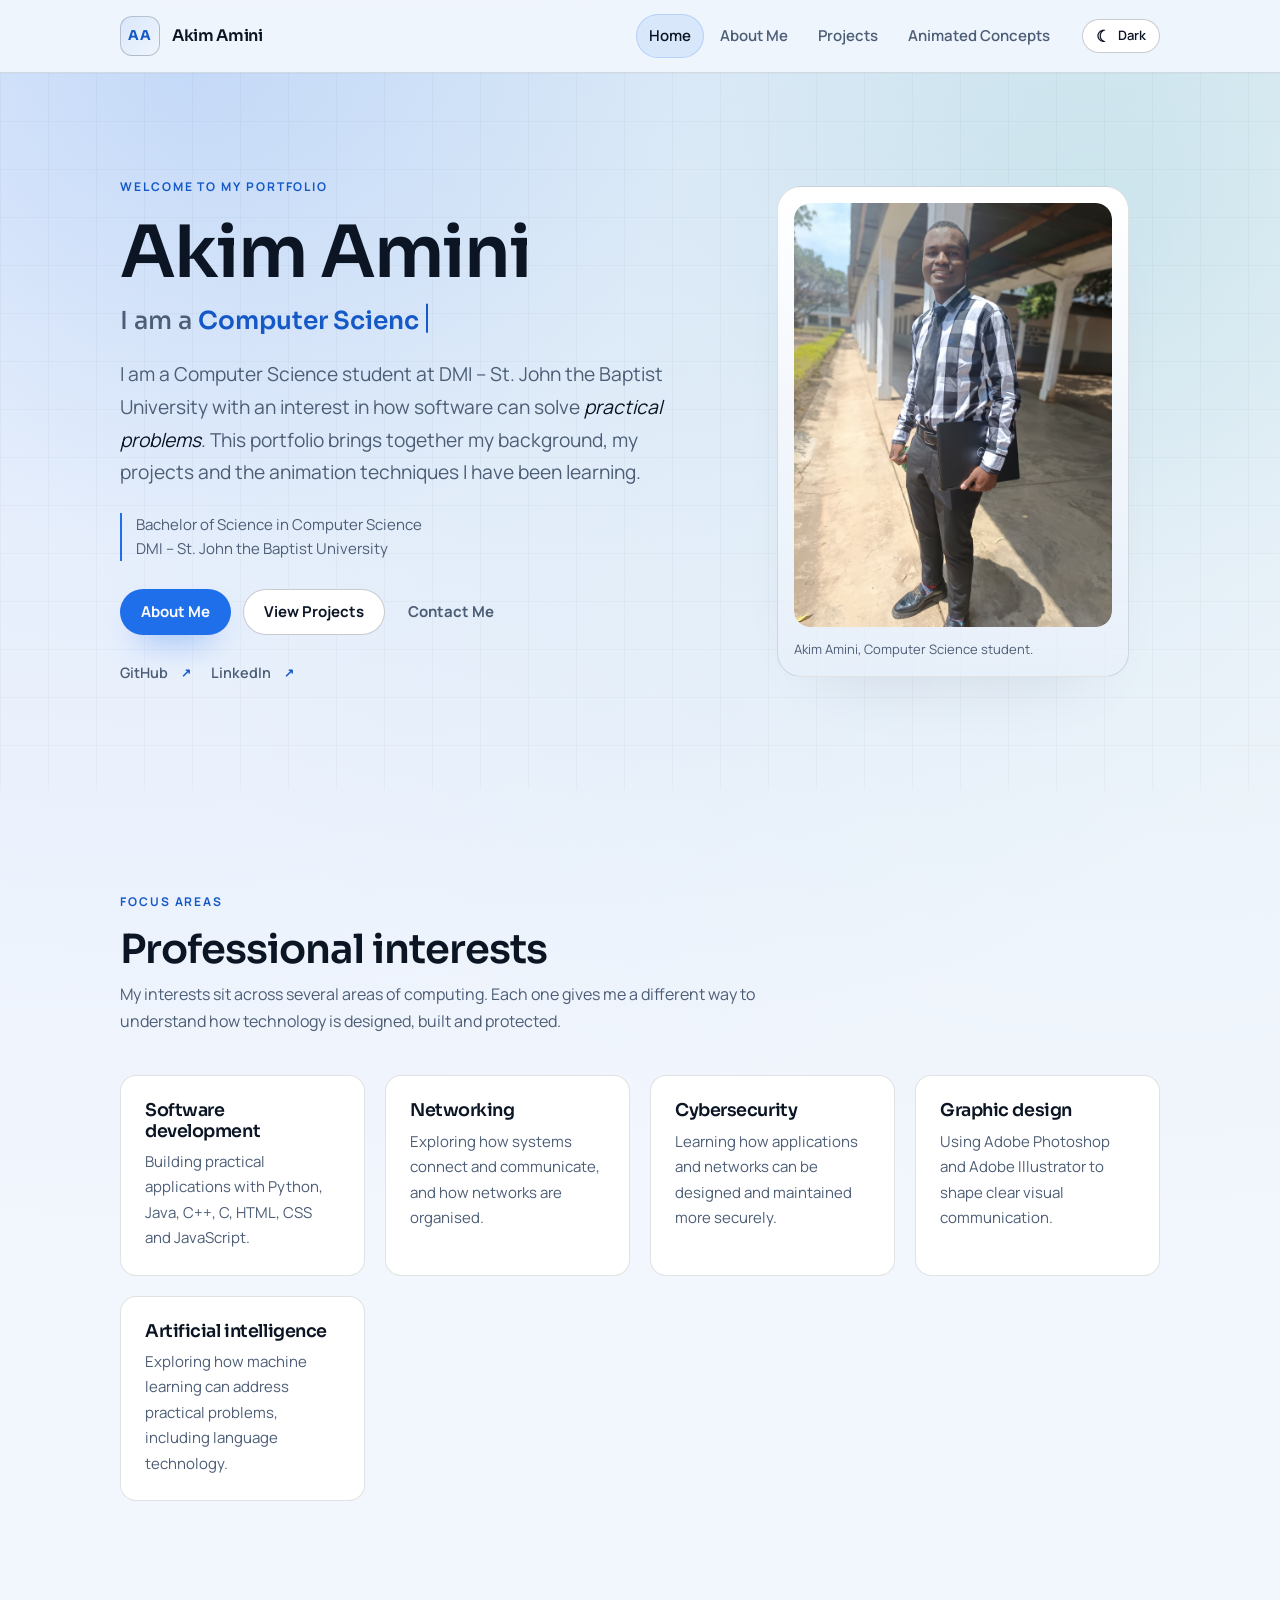
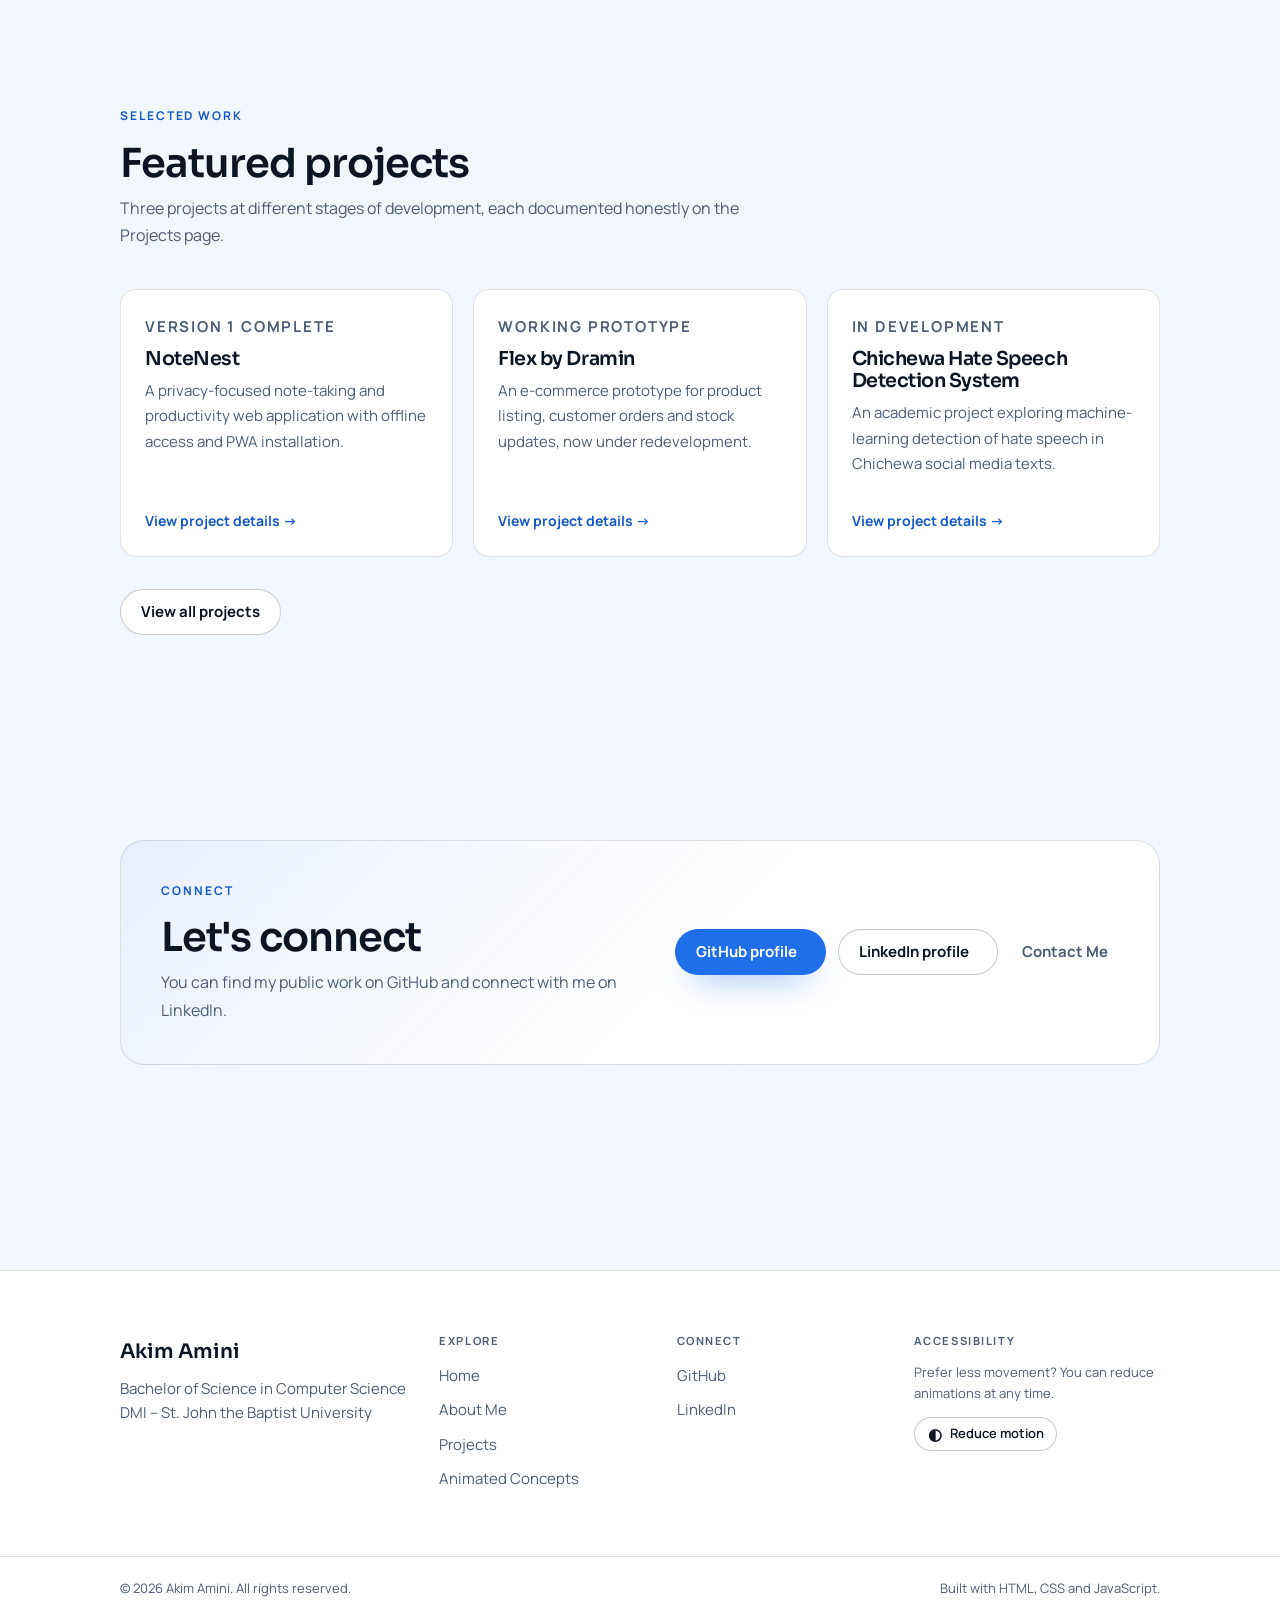
<file: index.html>
<!DOCTYPE html>
<html lang="en">
<head>
  <meta charset="UTF-8">
  <meta name="viewport" content="width=device-width, initial-scale=1.0">
  <meta name="description" content="The personal portfolio of Akim Amini, a Bachelor of Science in Computer Science student at DMI – St. John the Baptist University.">
  <meta name="author" content="Akim Amini">
  <meta name="theme-color" content="#060A14">
  <title>Akim Amini | Computer Science Portfolio</title>

  <script>
    /* Runs before the page paints so the saved theme and motion choice apply immediately. */
    (function () {
      var root = document.documentElement;
      root.classList.add("js");

      try {
        var theme = window.localStorage.getItem("portfolio-theme");
        if (theme !== "light" && theme !== "dark") {
          theme = window.matchMedia("(prefers-color-scheme: light)").matches ? "light" : "dark";
        }
        root.setAttribute("data-theme", theme);

        var motion = window.localStorage.getItem("portfolio-motion");
        if (motion === "reduced") {
          root.classList.add("reduce-motion");
        } else if (motion === "full") {
          root.classList.add("motion-full");
        }
      } catch (error) {
        root.setAttribute("data-theme", "dark");
      }
    })();
  </script>

  <link rel="preconnect" href="https://fonts.googleapis.com">
  <link rel="preconnect" href="https://fonts.gstatic.com" crossorigin>
  <link href="https://fonts.googleapis.com/css2?family=Manrope:wght@400;500;600;700&family=Sora:wght@500;600;700&display=swap" rel="stylesheet">
  <link rel="stylesheet" href="css/styles.css">
  <link rel="stylesheet" href="css/animations.css">
  <script src="js/main.js" defer></script>

  <noscript>
    <style>
      @media (max-width: 820px) {
        .header-inner { flex-wrap: wrap; }
        .nav-toggle { display: none; }
        .primary-nav { display: block; position: static; flex-basis: 100%; margin: 0; padding: 0; background: transparent; border: 0; box-shadow: none; }
        .nav-list { flex-direction: row; flex-wrap: wrap; }
      }
      .header-tool, .motion-toggle, .back-to-top { display: none; }
    </style>
  </noscript>
</head>
<body>
  <a class="skip-link" href="#main">Skip to main content</a>

  <header class="site-header">
    <div class="container header-inner">
      <a class="brand" href="index.html" aria-label="Akim Amini — home">
        <span class="brand-mark" aria-hidden="true">AA</span>
        <span class="brand-name">Akim Amini</span>
      </a>

      <nav class="primary-nav" id="primary-nav" aria-label="Primary">
        <ul class="nav-list">
          <li><a class="nav-link" href="index.html" aria-current="page">Home</a></li>
          <li><a class="nav-link" href="about.html">About Me</a></li>
          <li><a class="nav-link" href="projects.html">Projects</a></li>
          <li><a class="nav-link" href="animations.html">Animated Concepts</a></li>
        </ul>
      </nav>

      <div class="header-actions">
        <button class="header-tool theme-toggle" type="button" data-theme-toggle aria-label="Switch to light theme">
          <span class="theme-icon theme-icon-sun" aria-hidden="true">☀</span>
          <span class="theme-icon theme-icon-moon" aria-hidden="true">☾</span>
          <span class="theme-label theme-label-light">Light</span>
          <span class="theme-label theme-label-dark">Dark</span>
        </button>

        <button class="nav-toggle" type="button" aria-expanded="false" aria-controls="primary-nav" aria-label="Open menu">
          <span class="nav-toggle-label">Menu</span>
          <span class="nav-toggle-icon" aria-hidden="true"></span>
        </button>
      </div>
    </div>
  </header>

  <main id="main">
    <section class="page-hero home-hero" aria-labelledby="home-title">
      <div class="container home-hero-grid">
        <div class="home-hero-copy">
          <p class="eyebrow">Welcome to my portfolio</p>
          <h1 id="home-title">Akim Amini</h1>

          <p class="typed-line">
            <span class="typed-prefix">I am a</span>
            <span class="typed-text" id="typed-text" aria-hidden="true">Computer Science Student</span>
            <span class="typed-cursor" aria-hidden="true"></span>
          </p>
          <p class="visually-hidden">I am a Computer Science Student, an Aspiring Software Developer and a Technology Enthusiast.</p>

          <p class="lead">
            I am a Computer Science student at DMI – St. John the Baptist University with an
            interest in how software can solve <em>practical problems</em>. This portfolio brings
            together my background, my projects and the animation techniques I have been learning.
          </p>

          <p class="hero-meta">
            Bachelor of Science in Computer Science<br>
            DMI – St. John the Baptist University
          </p>

          <div class="hero-actions">
            <a class="button button-primary" href="about.html">About Me</a>
            <a class="button button-secondary" href="projects.html">View Projects</a>
            <a class="button button-ghost" href="#contact">Contact Me</a>
          </div>

          <ul class="hero-socials">
            <li>
              <a href="https://github.com/Akim-Amini" target="_blank" rel="noopener noreferrer">
                GitHub<span class="visually-hidden"> (opens in a new tab)</span>
              </a>
            </li>
            <li>
              <a href="https://www.linkedin.com/in/ackim-amini-401151327/" target="_blank" rel="noopener noreferrer">
                LinkedIn<span class="visually-hidden"> (opens in a new tab)</span>
              </a>
            </li>
          </ul>
        </div>

        <div class="home-hero-media">
          <figure class="portrait">
            <a href="about.html" aria-label="Read more about Akim Amini">
              <img
                src="assets/images/profile/profile.jpg"
                alt="Akim Amini holding a laptop in formal attire"
                width="3000"
                height="4000">
            </a>
            <figcaption>Akim Amini, Computer Science student.</figcaption>
          </figure>
        </div>
      </div>
    </section>

    <section class="section" aria-labelledby="interests-title">
      <div class="container">
        <div class="section-heading reveal">
          <p class="eyebrow">Focus areas</p>
          <h2 id="interests-title">Professional interests</h2>
          <p>
            My interests sit across several areas of computing. Each one gives me a different
            way to understand how technology is designed, built and protected.
          </p>
        </div>

        <div class="card-grid">
          <article class="info-card reveal">
            <h3>Software development</h3>
            <p>Building practical applications with Python, Java, C++, C, HTML, CSS and JavaScript.</p>
          </article>

          <article class="info-card reveal">
            <h3>Networking</h3>
            <p>Exploring how systems connect and communicate, and how networks are organised.</p>
          </article>

          <article class="info-card reveal">
            <h3>Cybersecurity</h3>
            <p>Learning how applications and networks can be designed and maintained more securely.</p>
          </article>

          <article class="info-card reveal">
            <h3>Graphic design</h3>
            <p>Using Adobe Photoshop and Adobe Illustrator to shape clear visual communication.</p>
          </article>

          <article class="info-card reveal">
            <h3>Artificial intelligence</h3>
            <p>Exploring how machine learning can address practical problems, including language technology.</p>
          </article>
        </div>
      </div>
    </section>

    <section class="section" aria-labelledby="featured-title">
      <div class="container">
        <div class="section-heading reveal">
          <p class="eyebrow">Selected work</p>
          <h2 id="featured-title">Featured projects</h2>
          <p>Three projects at different stages of development, each documented honestly on the Projects page.</p>
        </div>

        <div class="feature-grid">
          <a class="feature-card reveal" href="projects.html#notenest">
            <p class="feature-status">Version 1 Complete</p>
            <h3>NoteNest</h3>
            <p>A privacy-focused note-taking and productivity web application with offline access and PWA installation.</p>
            <span class="feature-link">View project details →</span>
          </a>

          <a class="feature-card reveal" href="projects.html#flex-by-dramin">
            <p class="feature-status">Working Prototype</p>
            <h3>Flex by Dramin</h3>
            <p>An e-commerce prototype for product listing, customer orders and stock updates, now under redevelopment.</p>
            <span class="feature-link">View project details →</span>
          </a>

          <a class="feature-card reveal" href="projects.html#chichewa">
            <p class="feature-status">In Development</p>
            <h3>Chichewa Hate Speech Detection System</h3>
            <p>An academic project exploring machine-learning detection of hate speech in Chichewa social media texts.</p>
            <span class="feature-link">View project details →</span>
          </a>
        </div>

        <div class="section-actions">
          <a class="button button-secondary" href="projects.html">View all projects</a>
        </div>
      </div>
    </section>

    <section class="section" aria-labelledby="connect-title">
      <div class="container">
        <div class="connect-band reveal">
          <div>
            <p class="eyebrow">Connect</p>
            <h2 id="connect-title">Let's connect</h2>
            <p>You can find my public work on GitHub and connect with me on LinkedIn.</p>
          </div>

          <div class="hero-actions">
            <a class="button button-primary" href="https://github.com/Akim-Amini" target="_blank" rel="noopener noreferrer">
              GitHub profile<span class="visually-hidden"> (opens in a new tab)</span>
            </a>
            <a class="button button-secondary" href="https://www.linkedin.com/in/ackim-amini-401151327/" target="_blank" rel="noopener noreferrer">
              LinkedIn profile<span class="visually-hidden"> (opens in a new tab)</span>
            </a>
            <a class="button button-ghost" href="#contact">Contact Me</a>
          </div>
        </div>
      </div>
    </section>
  </main>

  <footer class="site-footer" id="contact">
    <div class="container footer-grid">
      <div class="footer-identity">
        <p class="footer-name">Akim Amini</p>
        <p class="footer-meta">Bachelor of Science in Computer Science<br>DMI – St. John the Baptist University</p>
      </div>

      <nav class="footer-nav" aria-label="Footer">
        <h2 class="footer-heading">Explore</h2>
        <ul>
          <li><a href="index.html">Home</a></li>
          <li><a href="about.html">About Me</a></li>
          <li><a href="projects.html">Projects</a></li>
          <li><a href="animations.html">Animated Concepts</a></li>
        </ul>
      </nav>

      <div class="footer-connect">
        <h2 class="footer-heading">Connect</h2>
        <ul class="social-list">
          <li><a href="https://github.com/Akim-Amini" target="_blank" rel="noopener noreferrer">GitHub<span class="visually-hidden"> (opens in a new tab)</span></a></li>
          <li><a href="https://www.linkedin.com/in/ackim-amini-401151327/" target="_blank" rel="noopener noreferrer">LinkedIn<span class="visually-hidden"> (opens in a new tab)</span></a></li>
        </ul>
      </div>

      <div class="footer-settings">
        <h2 class="footer-heading">Accessibility</h2>
        <p class="footer-note">Prefer less movement? You can reduce animations at any time.</p>
        <button class="motion-toggle" type="button" data-motion-toggle aria-pressed="false" aria-label="Reduce animations and motion">
          <span class="motion-toggle-icon" aria-hidden="true">◐</span>
          <span class="motion-label motion-label-reduce">Reduce motion</span>
          <span class="motion-label motion-label-full">Enable motion</span>
        </button>
      </div>
    </div>

    <hr class="footer-divider">

    <div class="container footer-bottom">
      <p>&copy; <span id="year">2026</span> Akim Amini. All rights reserved.</p>
      <p>Built with HTML, CSS and JavaScript.</p>
    </div>
  </footer>

  <button class="back-to-top" type="button" aria-label="Back to top">
    <span aria-hidden="true">↑</span>
  </button>
</body>
</html>
</file>
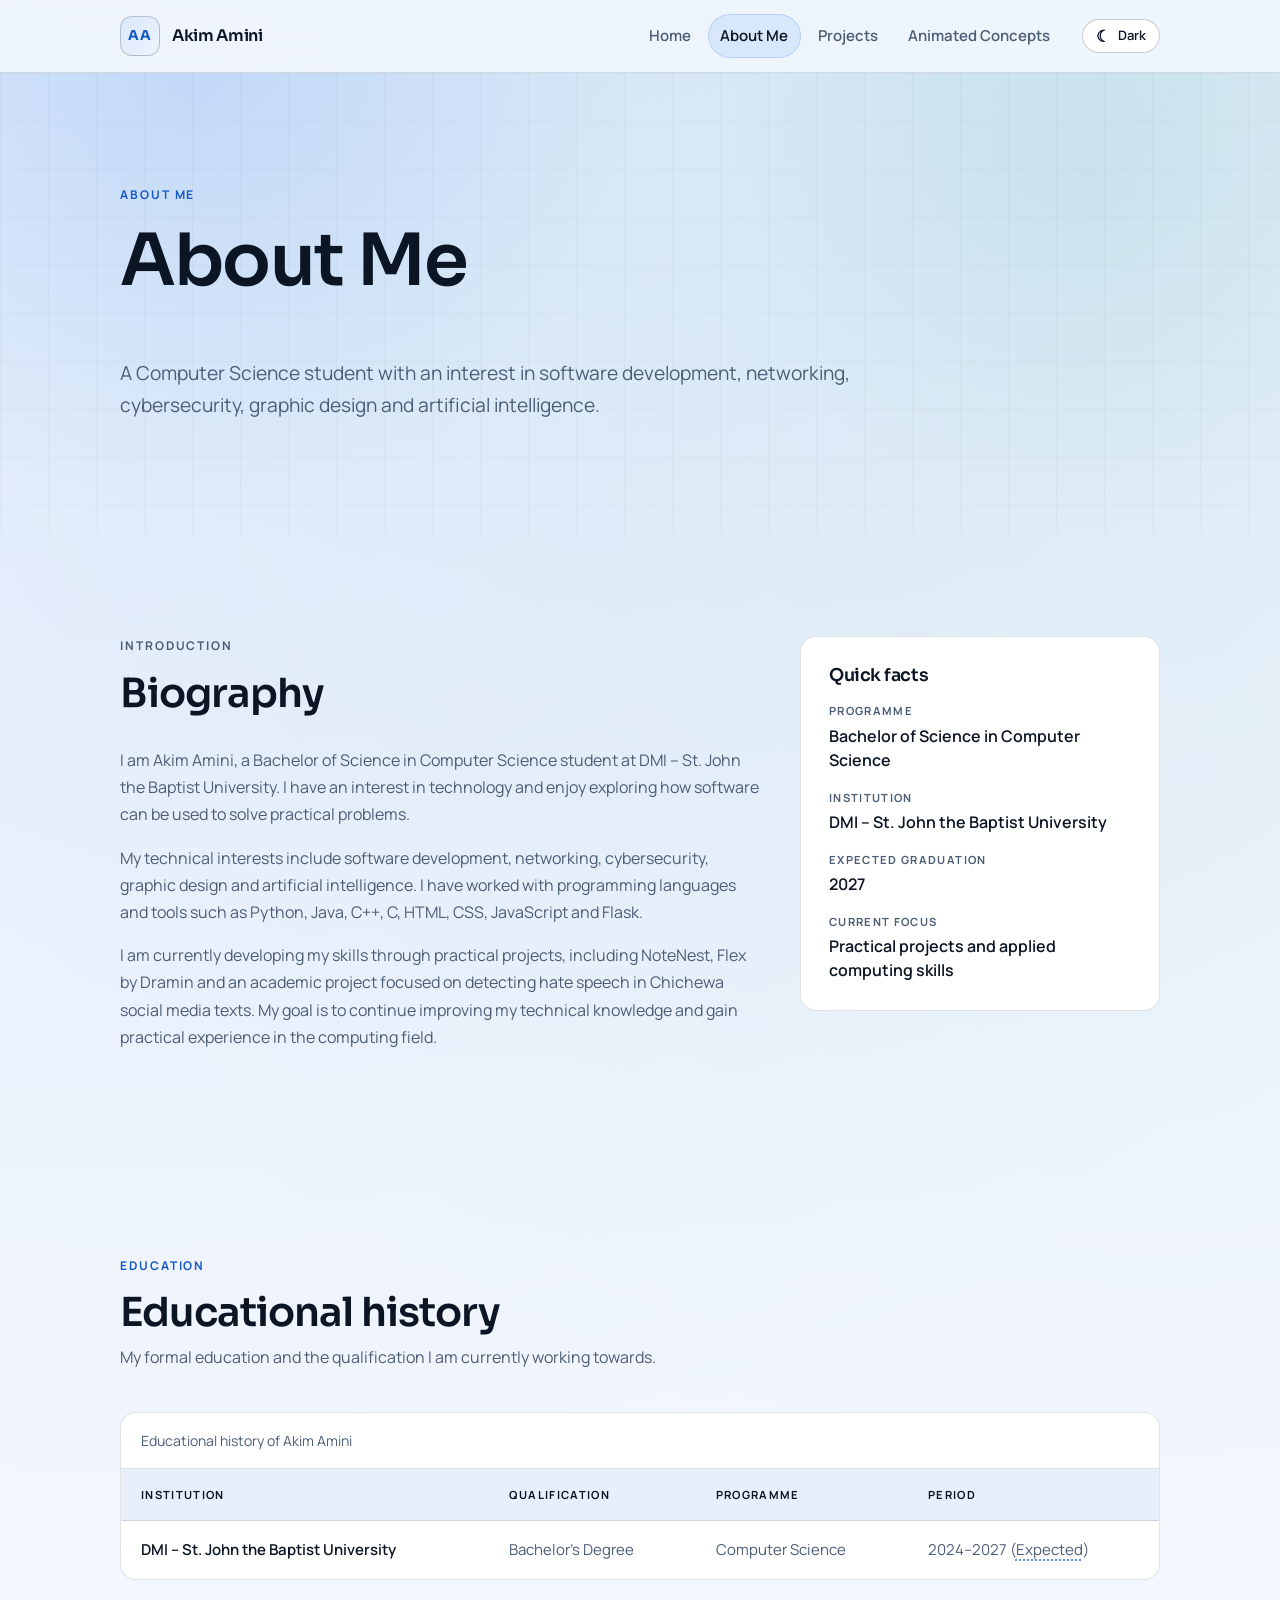
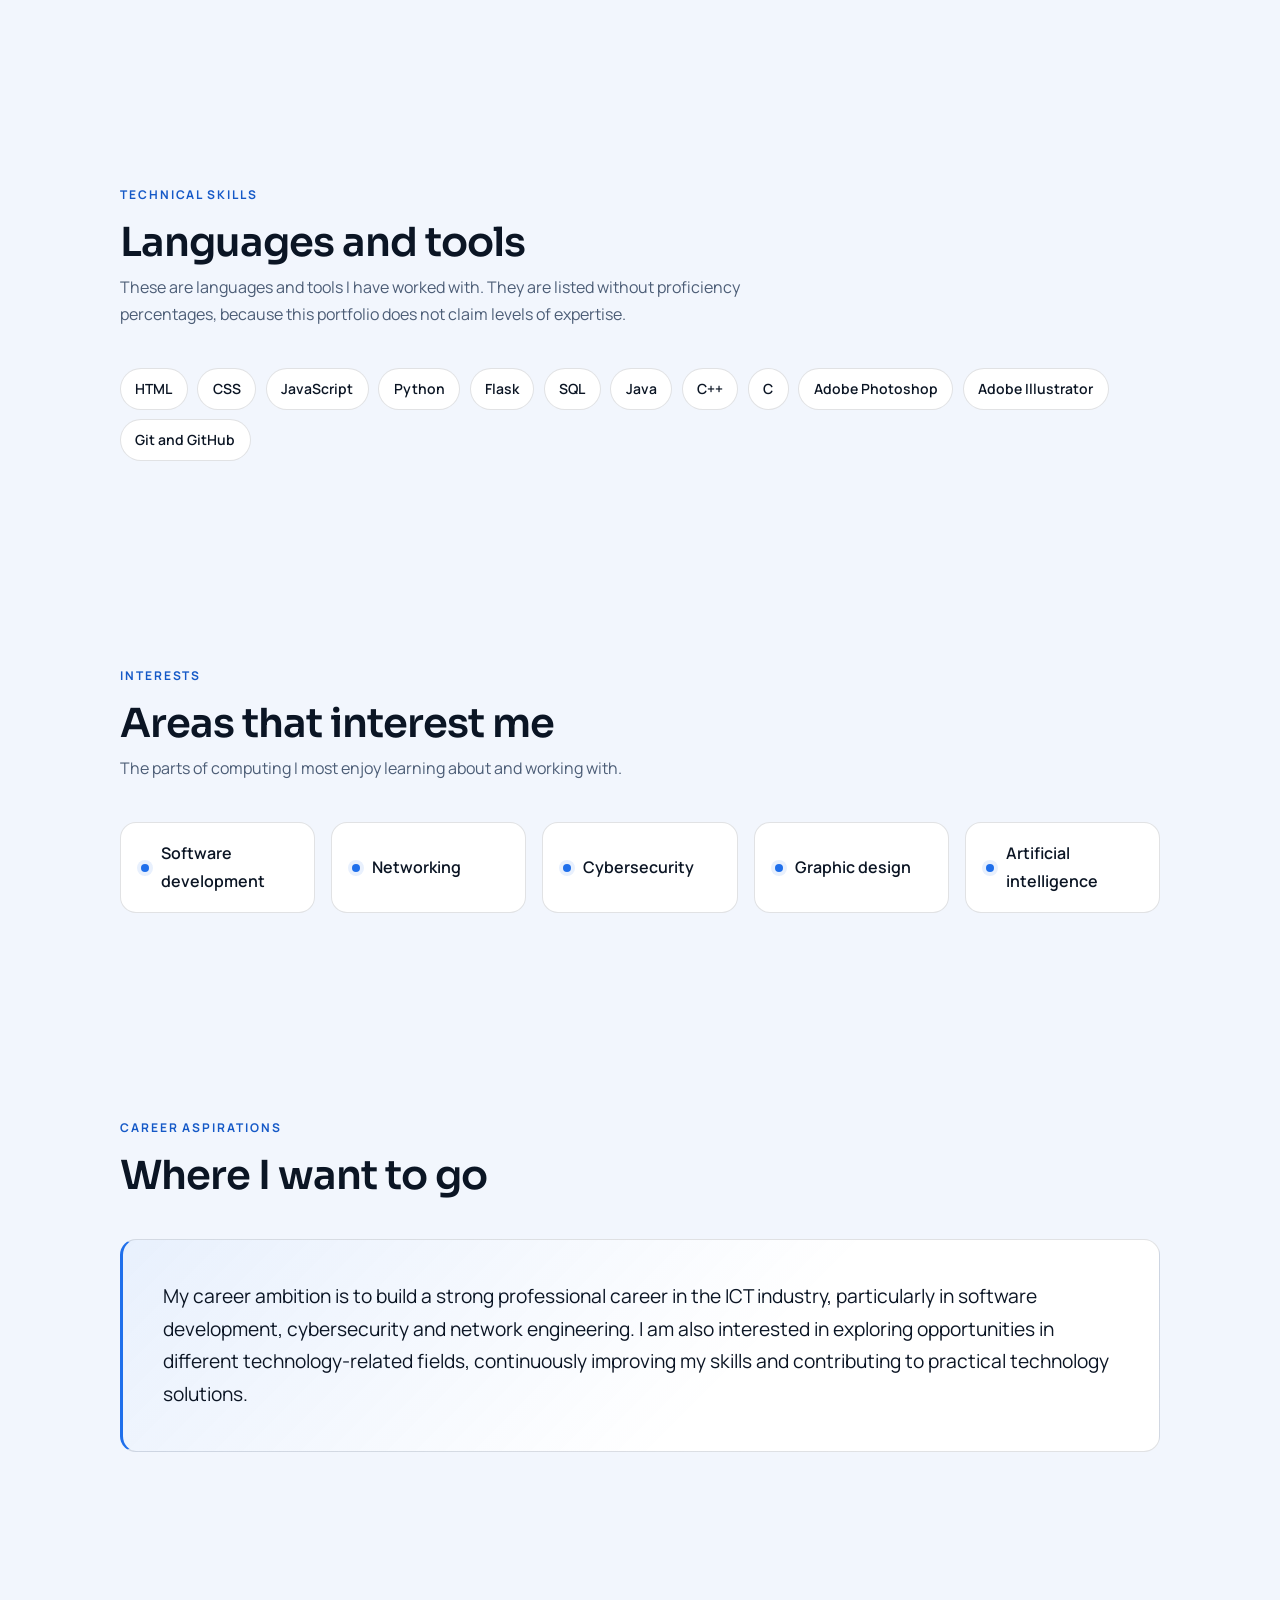
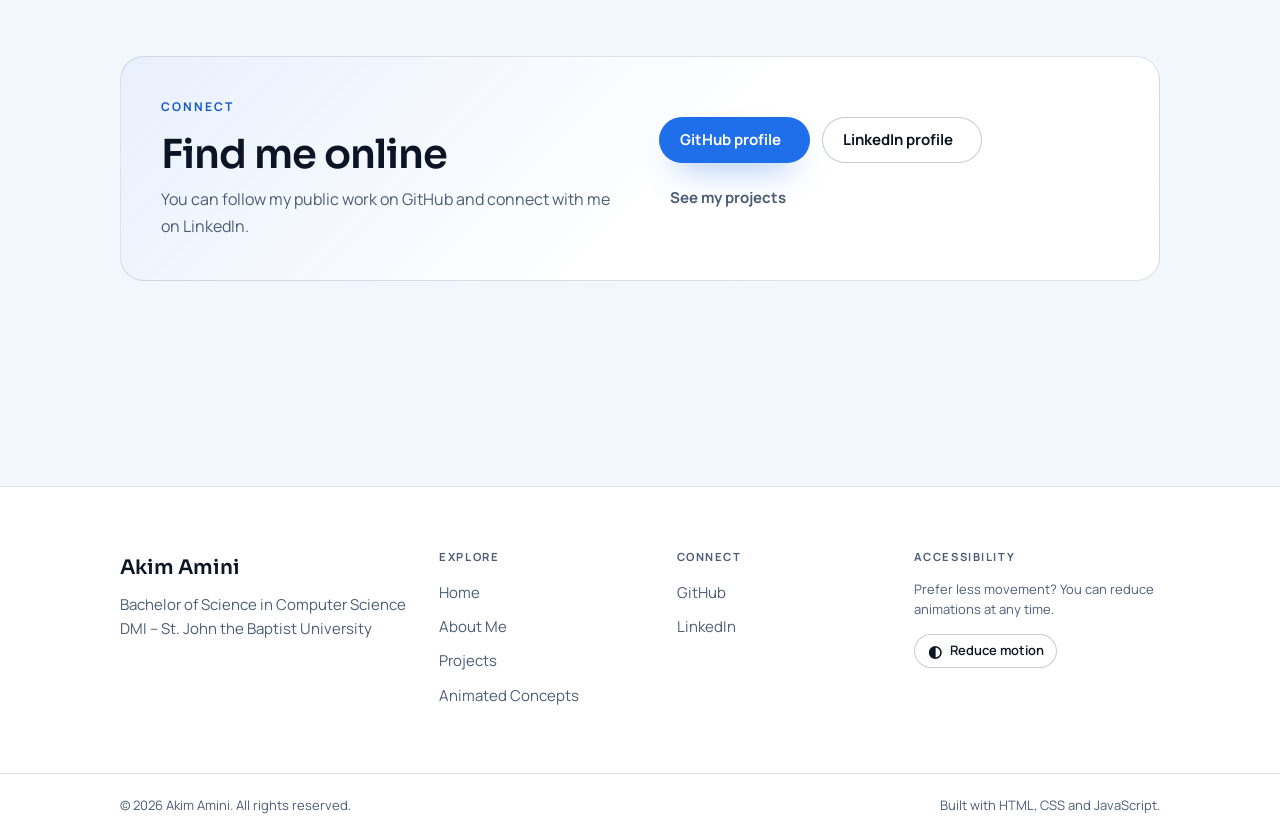
<file: about.html>
<!DOCTYPE html>
<html lang="en">
<head>
  <meta charset="UTF-8">
  <meta name="viewport" content="width=device-width, initial-scale=1.0">
  <meta name="description" content="Learn about Akim Amini's background, education, technical skills, interests and career aspirations as a Computer Science student.">
  <meta name="author" content="Akim Amini">
  <meta name="theme-color" content="#060A14">
  <title>About Me | Akim Amini</title>

  <script>
    /* Runs before the page paints so the saved theme and motion choice apply immediately. */
    (function () {
      var root = document.documentElement;
      root.classList.add("js");

      try {
        var theme = window.localStorage.getItem("portfolio-theme");
        if (theme !== "light" && theme !== "dark") {
          theme = window.matchMedia("(prefers-color-scheme: light)").matches ? "light" : "dark";
        }
        root.setAttribute("data-theme", theme);

        var motion = window.localStorage.getItem("portfolio-motion");
        if (motion === "reduced") {
          root.classList.add("reduce-motion");
        } else if (motion === "full") {
          root.classList.add("motion-full");
        }
      } catch (error) {
        root.setAttribute("data-theme", "dark");
      }
    })();
  </script>

  <link rel="preconnect" href="https://fonts.googleapis.com">
  <link rel="preconnect" href="https://fonts.gstatic.com" crossorigin>
  <link href="https://fonts.googleapis.com/css2?family=Manrope:wght@400;500;600;700&family=Sora:wght@500;600;700&display=swap" rel="stylesheet">
  <link rel="stylesheet" href="css/styles.css">
  <link rel="stylesheet" href="css/animations.css">
  <script src="js/main.js" defer></script>

  <noscript>
    <style>
      @media (max-width: 820px) {
        .header-inner { flex-wrap: wrap; }
        .nav-toggle { display: none; }
        .primary-nav { display: block; position: static; flex-basis: 100%; margin: 0; padding: 0; background: transparent; border: 0; box-shadow: none; }
        .nav-list { flex-direction: row; flex-wrap: wrap; }
      }
      .header-tool, .motion-toggle, .back-to-top { display: none; }
    </style>
  </noscript>
</head>
<body>
  <a class="skip-link" href="#main">Skip to main content</a>

  <header class="site-header">
    <div class="container header-inner">
      <a class="brand" href="index.html" aria-label="Akim Amini — home">
        <span class="brand-mark" aria-hidden="true">AA</span>
        <span class="brand-name">Akim Amini</span>
      </a>

      <nav class="primary-nav" id="primary-nav" aria-label="Primary">
        <ul class="nav-list">
          <li><a class="nav-link" href="index.html">Home</a></li>
          <li><a class="nav-link" href="about.html" aria-current="page">About Me</a></li>
          <li><a class="nav-link" href="projects.html">Projects</a></li>
          <li><a class="nav-link" href="animations.html">Animated Concepts</a></li>
        </ul>
      </nav>

      <div class="header-actions">
        <button class="header-tool theme-toggle" type="button" data-theme-toggle aria-label="Switch to light theme">
          <span class="theme-icon theme-icon-sun" aria-hidden="true">☀</span>
          <span class="theme-icon theme-icon-moon" aria-hidden="true">☾</span>
          <span class="theme-label theme-label-light">Light</span>
          <span class="theme-label theme-label-dark">Dark</span>
        </button>

        <button class="nav-toggle" type="button" aria-expanded="false" aria-controls="primary-nav" aria-label="Open menu">
          <span class="nav-toggle-label">Menu</span>
          <span class="nav-toggle-icon" aria-hidden="true"></span>
        </button>
      </div>
    </div>
  </header>

  <main id="main">
    <section class="page-hero" aria-labelledby="about-title">
      <div class="container">
        <p class="eyebrow">About Me</p>
        <h1 id="about-title">About Me</h1>
        <p class="lead">
          A Computer Science student with an interest in software development, networking,
          cybersecurity, graphic design and artificial intelligence.
        </p>
      </div>
    </section>

    <section class="section" aria-labelledby="biography-title">
      <div class="container about-grid">
        <div class="prose reveal">
          <p class="eyebrow">Introduction</p>
          <h2 id="biography-title">Biography</h2>

          <p>
            I am Akim Amini, a Bachelor of Science in Computer Science student at
            DMI – St. John the Baptist University. I have an interest in technology and
            enjoy exploring how software can be used to solve practical problems.
          </p>

          <p>
            My technical interests include software development, networking, cybersecurity,
            graphic design and artificial intelligence. I have worked with programming
            languages and tools such as Python, Java, C++, C, HTML, CSS, JavaScript and Flask.
          </p>

          <p>
            I am currently developing my skills through practical projects, including NoteNest,
            Flex by Dramin and an academic project focused on detecting hate speech in Chichewa
            social media texts. My goal is to continue improving my technical knowledge and gain
            practical experience in the computing field.
          </p>
        </div>

        <aside class="fact-panel reveal" aria-labelledby="facts-title">
          <h2 class="fact-title" id="facts-title">Quick facts</h2>
          <dl class="fact-list">
            <dt>Programme</dt>
            <dd>Bachelor of Science in Computer Science</dd>

            <dt>Institution</dt>
            <dd>DMI – St. John the Baptist University</dd>

            <dt>Expected graduation</dt>
            <dd>2027</dd>

            <dt>Current focus</dt>
            <dd>Practical projects and applied computing skills</dd>
          </dl>
        </aside>
      </div>
    </section>

    <section class="section" aria-labelledby="education-title">
      <div class="container">
        <div class="section-heading reveal">
          <p class="eyebrow">Education</p>
          <h2 id="education-title">Educational history</h2>
          <p>My formal education and the qualification I am currently working towards.</p>
        </div>

        <div class="table-wrap reveal">
          <table>
            <caption>Educational history of Akim Amini</caption>
            <thead>
              <tr>
                <th scope="col">Institution</th>
                <th scope="col">Qualification</th>
                <th scope="col">Programme</th>
                <th scope="col">Period</th>
              </tr>
            </thead>
            <tbody>
              <tr>
                <td data-label="Institution">DMI – St. John the Baptist University</td>
                <td data-label="Qualification">Bachelor's Degree</td>
                <td data-label="Programme">Computer Science</td>
                <td data-label="Period">2024–2027 (<u>Expected</u>)</td>
              </tr>
            </tbody>
          </table>
        </div>
      </div>
    </section>

    <section class="section" aria-labelledby="skills-title">
      <div class="container">
        <div class="section-heading reveal">
          <p class="eyebrow">Technical skills</p>
          <h2 id="skills-title">Languages and tools</h2>
          <p>
            These are languages and tools I have worked with. They are listed without
            proficiency percentages, because this portfolio does not claim levels of expertise.
          </p>
        </div>

        <ul class="skill-list reveal">
          <li>HTML</li>
          <li>CSS</li>
          <li>JavaScript</li>
          <li>Python</li>
          <li>Flask</li>
          <li>SQL</li>
          <li>Java</li>
          <li>C++</li>
          <li>C</li>
          <li>Adobe Photoshop</li>
          <li>Adobe Illustrator</li>
          <li>Git and GitHub</li>
        </ul>
      </div>
    </section>

    <section class="section" aria-labelledby="interests-title">
      <div class="container">
        <div class="section-heading reveal">
          <p class="eyebrow">Interests</p>
          <h2 id="interests-title">Areas that interest me</h2>
          <p>The parts of computing I most enjoy learning about and working with.</p>
        </div>

        <ul class="interest-list reveal">
          <li>Software development</li>
          <li>Networking</li>
          <li>Cybersecurity</li>
          <li>Graphic design</li>
          <li>Artificial intelligence</li>
        </ul>
      </div>
    </section>

    <section class="section" aria-labelledby="aspirations-title">
      <div class="container">
        <div class="section-heading reveal">
          <p class="eyebrow">Career aspirations</p>
          <h2 id="aspirations-title">Where I want to go</h2>
        </div>

        <div class="aspiration reveal">
          <p>
            My career ambition is to build a strong professional career in the ICT industry,
            particularly in software development, cybersecurity and network engineering.
            I am also interested in exploring opportunities in different technology-related
            fields, continuously improving my skills and contributing to practical technology
            solutions.
          </p>
        </div>
      </div>
    </section>

    <section class="section" aria-labelledby="about-connect-title">
      <div class="container">
        <div class="connect-band reveal">
          <div>
            <p class="eyebrow">Connect</p>
            <h2 id="about-connect-title">Find me online</h2>
            <p>You can follow my public work on GitHub and connect with me on LinkedIn.</p>
          </div>

          <div class="hero-actions">
            <a class="button button-primary" href="https://github.com/Akim-Amini" target="_blank" rel="noopener noreferrer">
              GitHub profile<span class="visually-hidden"> (opens in a new tab)</span>
            </a>
            <a class="button button-secondary" href="https://www.linkedin.com/in/ackim-amini-401151327/" target="_blank" rel="noopener noreferrer">
              LinkedIn profile<span class="visually-hidden"> (opens in a new tab)</span>
            </a>
            <a class="button button-ghost" href="projects.html">See my projects</a>
          </div>
        </div>
      </div>
    </section>
  </main>

  <footer class="site-footer" id="contact">
    <div class="container footer-grid">
      <div class="footer-identity">
        <p class="footer-name">Akim Amini</p>
        <p class="footer-meta">Bachelor of Science in Computer Science<br>DMI – St. John the Baptist University</p>
      </div>

      <nav class="footer-nav" aria-label="Footer">
        <h2 class="footer-heading">Explore</h2>
        <ul>
          <li><a href="index.html">Home</a></li>
          <li><a href="about.html">About Me</a></li>
          <li><a href="projects.html">Projects</a></li>
          <li><a href="animations.html">Animated Concepts</a></li>
        </ul>
      </nav>

      <div class="footer-connect">
        <h2 class="footer-heading">Connect</h2>
        <ul class="social-list">
          <li><a href="https://github.com/Akim-Amini" target="_blank" rel="noopener noreferrer">GitHub<span class="visually-hidden"> (opens in a new tab)</span></a></li>
          <li><a href="https://www.linkedin.com/in/ackim-amini-401151327/" target="_blank" rel="noopener noreferrer">LinkedIn<span class="visually-hidden"> (opens in a new tab)</span></a></li>
        </ul>
      </div>

      <div class="footer-settings">
        <h2 class="footer-heading">Accessibility</h2>
        <p class="footer-note">Prefer less movement? You can reduce animations at any time.</p>
        <button class="motion-toggle" type="button" data-motion-toggle aria-pressed="false" aria-label="Reduce animations and motion">
          <span class="motion-toggle-icon" aria-hidden="true">◐</span>
          <span class="motion-label motion-label-reduce">Reduce motion</span>
          <span class="motion-label motion-label-full">Enable motion</span>
        </button>
      </div>
    </div>

    <hr class="footer-divider">

    <div class="container footer-bottom">
      <p>&copy; <span id="year">2026</span> Akim Amini. All rights reserved.</p>
      <p>Built with HTML, CSS and JavaScript.</p>
    </div>
  </footer>

  <button class="back-to-top" type="button" aria-label="Back to top">
    <span aria-hidden="true">↑</span>
  </button>
</body>
</html>
</file>
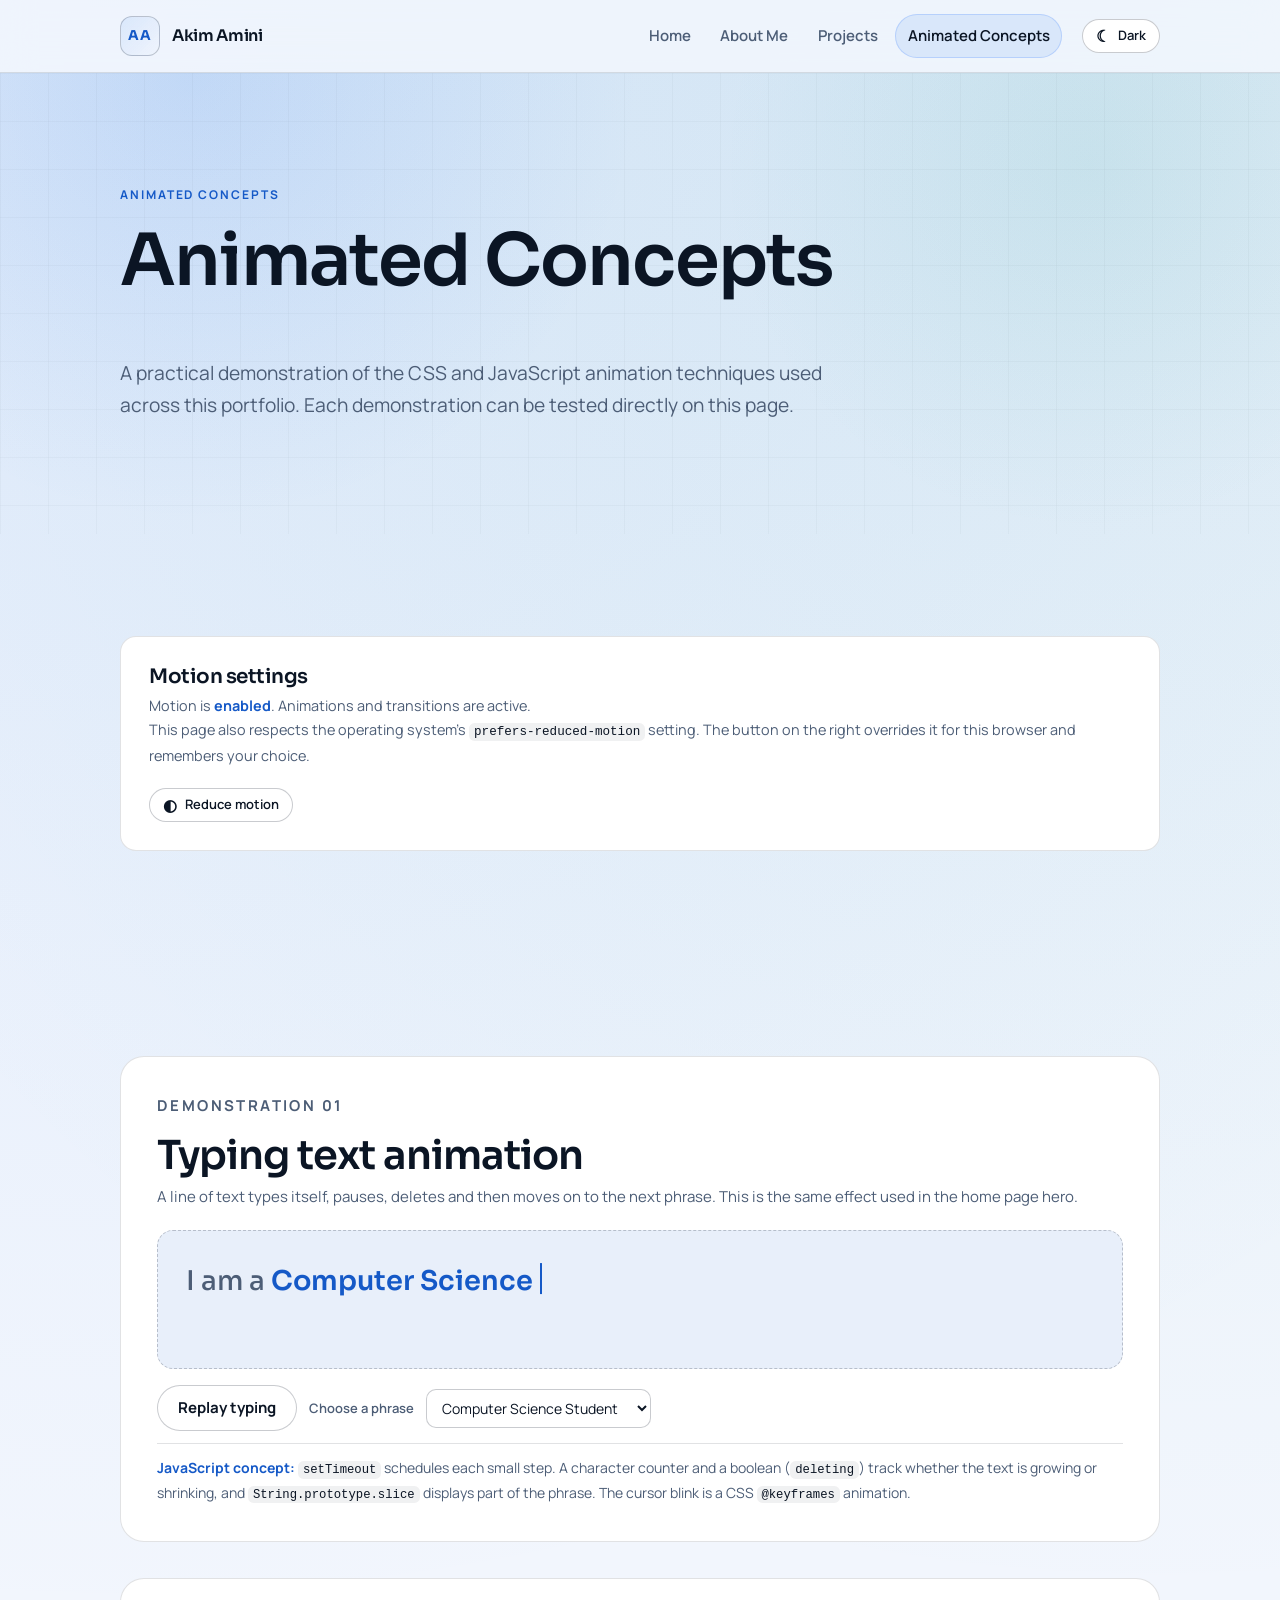
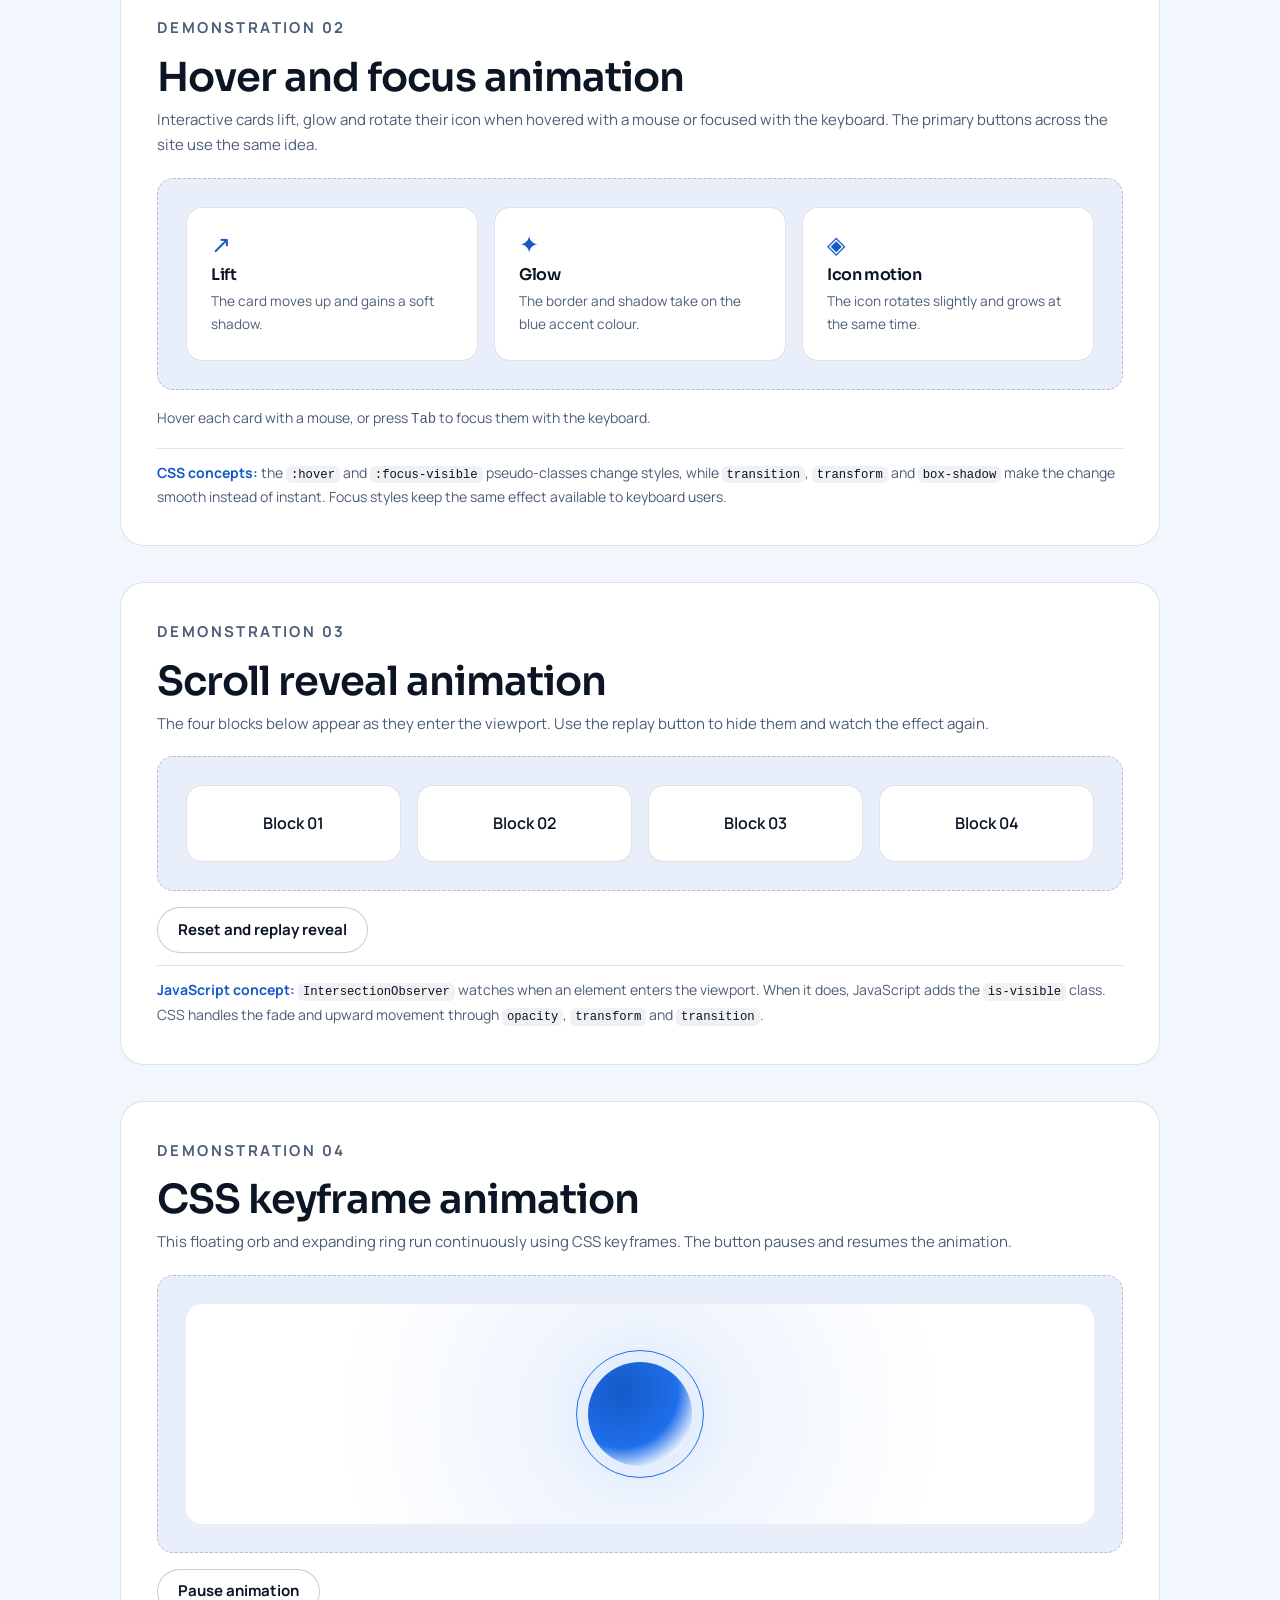
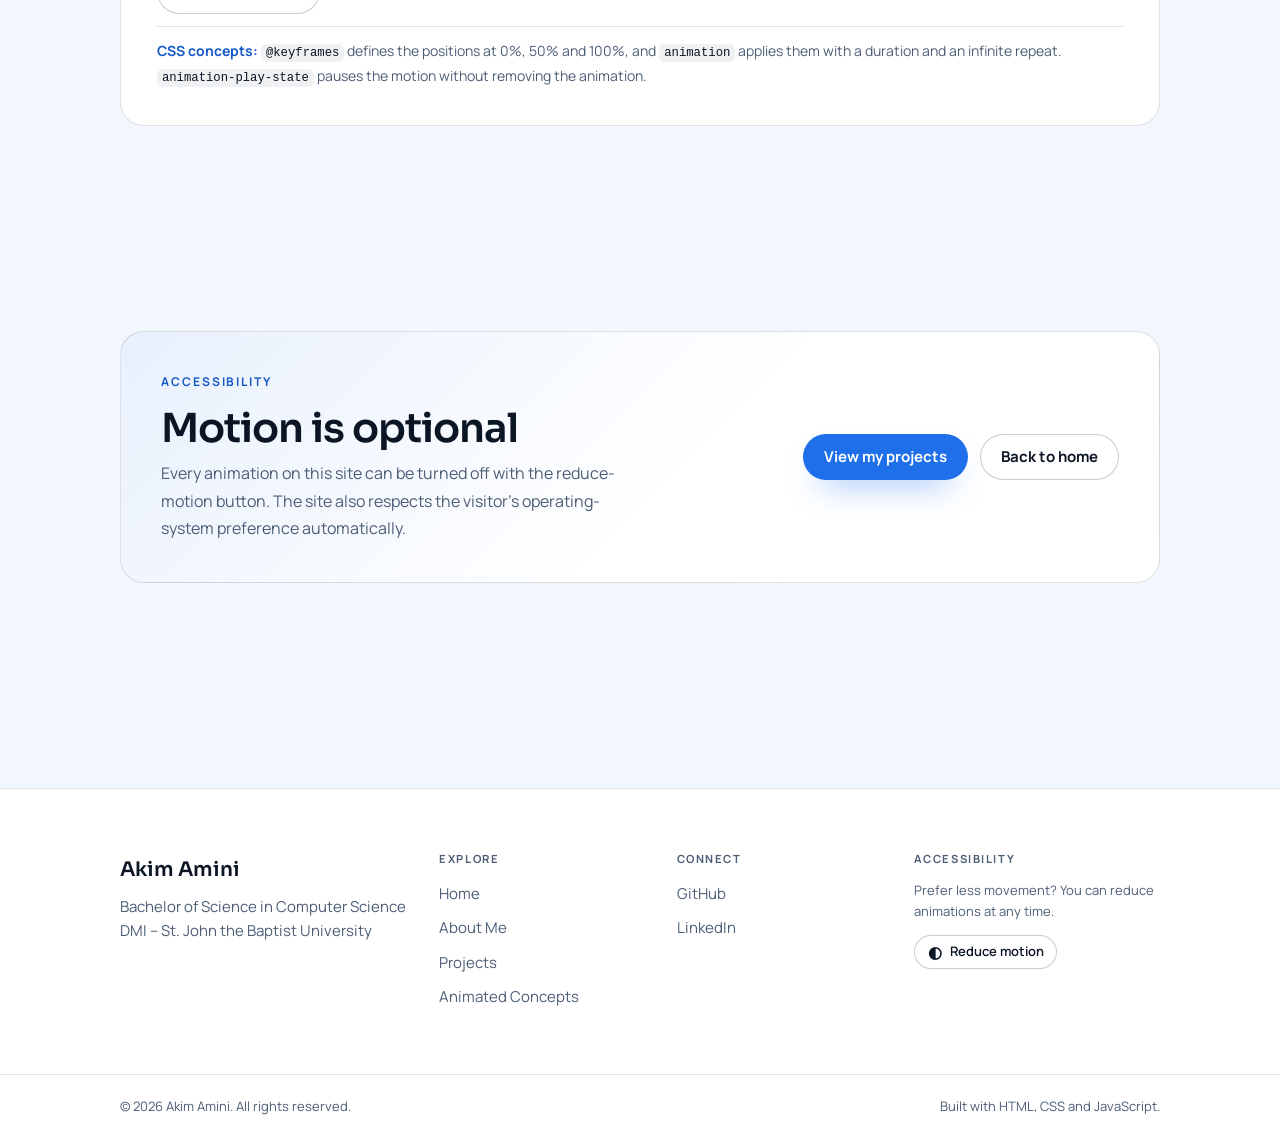
<file: animations.html>
<!DOCTYPE html>
<html lang="en">
<head>
  <meta charset="UTF-8">
  <meta name="viewport" content="width=device-width, initial-scale=1.0">
  <meta name="description" content="An interactive demonstration of the CSS and JavaScript animation concepts used in Akim Amini's portfolio.">
  <meta name="author" content="Akim Amini">
  <meta name="theme-color" content="#060A14">
  <title>Animated Concepts | Akim Amini</title>

  <script>
    /* Runs before the page paints so the saved theme and motion choice apply immediately. */
    (function () {
      var root = document.documentElement;
      root.classList.add("js");

      try {
        var theme = window.localStorage.getItem("portfolio-theme");
        if (theme !== "light" && theme !== "dark") {
          theme = window.matchMedia("(prefers-color-scheme: light)").matches ? "light" : "dark";
        }
        root.setAttribute("data-theme", theme);

        var motion = window.localStorage.getItem("portfolio-motion");
        if (motion === "reduced") {
          root.classList.add("reduce-motion");
        } else if (motion === "full") {
          root.classList.add("motion-full");
        }
      } catch (error) {
        root.setAttribute("data-theme", "dark");
      }
    })();
  </script>

  <link rel="preconnect" href="https://fonts.googleapis.com">
  <link rel="preconnect" href="https://fonts.gstatic.com" crossorigin>
  <link href="https://fonts.googleapis.com/css2?family=Manrope:wght@400;500;600;700&family=Sora:wght@500;600;700&display=swap" rel="stylesheet">
  <link rel="stylesheet" href="css/styles.css">
  <link rel="stylesheet" href="css/animations.css">
  <script src="js/main.js" defer></script>
  <script src="js/animations.js" defer></script>

  <noscript>
    <style>
      @media (max-width: 820px) {
        .header-inner { flex-wrap: wrap; }
        .nav-toggle { display: none; }
        .primary-nav { display: block; position: static; flex-basis: 100%; margin: 0; padding: 0; background: transparent; border: 0; box-shadow: none; }
        .nav-list { flex-direction: row; flex-wrap: wrap; }
      }
      .header-tool, .motion-toggle, .back-to-top { display: none; }
    </style>
  </noscript>
</head>
<body>
  <a class="skip-link" href="#main">Skip to main content</a>

  <header class="site-header">
    <div class="container header-inner">
      <a class="brand" href="index.html" aria-label="Akim Amini — home">
        <span class="brand-mark" aria-hidden="true">AA</span>
        <span class="brand-name">Akim Amini</span>
      </a>

      <nav class="primary-nav" id="primary-nav" aria-label="Primary">
        <ul class="nav-list">
          <li><a class="nav-link" href="index.html">Home</a></li>
          <li><a class="nav-link" href="about.html">About Me</a></li>
          <li><a class="nav-link" href="projects.html">Projects</a></li>
          <li><a class="nav-link" href="animations.html" aria-current="page">Animated Concepts</a></li>
        </ul>
      </nav>

      <div class="header-actions">
        <button class="header-tool theme-toggle" type="button" data-theme-toggle aria-label="Switch to light theme">
          <span class="theme-icon theme-icon-sun" aria-hidden="true">☀</span>
          <span class="theme-icon theme-icon-moon" aria-hidden="true">☾</span>
          <span class="theme-label theme-label-light">Light</span>
          <span class="theme-label theme-label-dark">Dark</span>
        </button>

        <button class="nav-toggle" type="button" aria-expanded="false" aria-controls="primary-nav" aria-label="Open menu">
          <span class="nav-toggle-label">Menu</span>
          <span class="nav-toggle-icon" aria-hidden="true"></span>
        </button>
      </div>
    </div>
  </header>

  <main id="main">
    <section class="page-hero" aria-labelledby="animations-title">
      <div class="container">
        <p class="eyebrow">Animated Concepts</p>
        <h1 id="animations-title">Animated Concepts</h1>
        <p class="lead">
          A practical demonstration of the CSS and JavaScript animation techniques used across
          this portfolio. Each demonstration can be tested directly on this page.
        </p>
      </div>
    </section>

    <section class="section" aria-labelledby="motion-settings-title">
      <div class="container">
        <div class="motion-panel reveal">
          <div>
            <h2 id="motion-settings-title">Motion settings</h2>
            <p class="motion-status">
              <span class="motion-status-full">Motion is <strong>enabled</strong>. Animations and transitions are active.</span>
              <span class="motion-status-reduced">Motion is <strong>reduced</strong>. Animations are paused or shown in their final state.</span>
            </p>
            <p class="demo-note">
              This page also respects the operating system's <code>prefers-reduced-motion</code>
              setting. The button on the right overrides it for this browser and remembers your choice.
            </p>
          </div>

          <button class="motion-toggle" type="button" data-motion-toggle aria-pressed="false" aria-label="Reduce animations and motion">
            <span class="motion-toggle-icon" aria-hidden="true">◐</span>
            <span class="motion-label motion-label-reduce">Reduce motion</span>
            <span class="motion-label motion-label-full">Enable motion</span>
          </button>
        </div>
      </div>
    </section>

    <section class="section" aria-labelledby="typing-demo-title">
      <div class="container">
        <div class="demo-grid">
          <article class="demo-card reveal">
            <header class="demo-header">
              <p class="eyebrow">Demonstration 01</p>
              <h2 id="typing-demo-title">Typing text animation</h2>
              <p>
                A line of text types itself, pauses, deletes and then moves on to the next phrase.
                This is the same effect used in the home page hero.
              </p>
            </header>

            <div class="demo-stage">
              <p class="typed-demo-output">
                <span class="typed-prefix">I am a</span>
                <span id="demo-typed-text" aria-hidden="true">Computer Science Student</span>
                <span class="typed-cursor" aria-hidden="true"></span>
              </p>
              <p class="visually-hidden">
                The typing demonstration cycles through: Computer Science Student,
                Aspiring Software Developer and Technology Enthusiast.
              </p>
            </div>

            <div class="demo-controls">
              <button class="button button-secondary" id="typing-replay" type="button">Replay typing</button>
              <label for="typing-phrase">Choose a phrase</label>
              <select class="select-input" id="typing-phrase">
                <option value="0">Computer Science Student</option>
                <option value="1">Aspiring Software Developer</option>
                <option value="2">Technology Enthusiast</option>
              </select>
            </div>

            <p class="concept">
              <strong>JavaScript concept:</strong> <code>setTimeout</code> schedules each small
              step. A character counter and a boolean (<code>deleting</code>) track whether the
              text is growing or shrinking, and <code>String.prototype.slice</code> displays part
              of the phrase. The cursor blink is a CSS <code>@keyframes</code> animation.
            </p>
          </article>

          <article class="demo-card reveal">
            <header class="demo-header">
              <p class="eyebrow">Demonstration 02</p>
              <h2 id="hover-demo-title">Hover and focus animation</h2>
              <p>
                Interactive cards lift, glow and rotate their icon when hovered with a mouse or
                focused with the keyboard. The primary buttons across the site use the same idea.
              </p>
            </header>

            <div class="demo-stage">
              <div class="hover-demo-grid">
                <div class="hover-card" tabindex="0">
                  <span class="hover-card-icon" aria-hidden="true">↗</span>
                  <h3>Lift</h3>
                  <p>The card moves up and gains a soft shadow.</p>
                </div>

                <div class="hover-card" tabindex="0">
                  <span class="hover-card-icon" aria-hidden="true">✦</span>
                  <h3>Glow</h3>
                  <p>The border and shadow take on the blue accent colour.</p>
                </div>

                <div class="hover-card" tabindex="0">
                  <span class="hover-card-icon" aria-hidden="true">◈</span>
                  <h3>Icon motion</h3>
                  <p>The icon rotates slightly and grows at the same time.</p>
                </div>
              </div>
            </div>

            <p class="demo-note">Hover each card with a mouse, or press <kbd>Tab</kbd> to focus them with the keyboard.</p>

            <p class="concept">
              <strong>CSS concepts:</strong> the <code>:hover</code> and <code>:focus-visible</code>
              pseudo-classes change styles, while <code>transition</code>, <code>transform</code>
              and <code>box-shadow</code> make the change smooth instead of instant. Focus styles
              keep the same effect available to keyboard users.
            </p>
          </article>

          <article class="demo-card">
            <header class="demo-header">
              <p class="eyebrow">Demonstration 03</p>
              <h2 id="reveal-demo-title">Scroll reveal animation</h2>
              <p>
                The four blocks below appear as they enter the viewport. Use the replay button to
                hide them and watch the effect again.
              </p>
            </header>

            <div class="demo-stage" id="reveal-demo">
              <div class="reveal-demo-grid">
                <div class="reveal-demo-item">Block 01</div>
                <div class="reveal-demo-item">Block 02</div>
                <div class="reveal-demo-item">Block 03</div>
                <div class="reveal-demo-item">Block 04</div>
              </div>
            </div>

            <div class="demo-controls">
              <button class="button button-secondary" id="reveal-replay" type="button">Reset and replay reveal</button>
            </div>

            <p class="concept">
              <strong>JavaScript concept:</strong> <code>IntersectionObserver</code> watches when
              an element enters the viewport. When it does, JavaScript adds the
              <code>is-visible</code> class. CSS handles the fade and upward movement through
              <code>opacity</code>, <code>transform</code> and <code>transition</code>.
            </p>
          </article>

          <article class="demo-card reveal">
            <header class="demo-header">
              <p class="eyebrow">Demonstration 04</p>
              <h2 id="keyframe-demo-title">CSS keyframe animation</h2>
              <p>
                This floating orb and expanding ring run continuously using CSS keyframes. The
                button pauses and resumes the animation.
              </p>
            </header>

            <div class="demo-stage" id="keyframe-demo">
              <div class="orb-stage" aria-hidden="true">
                <div class="orb-wrap">
                  <span class="orb-ring"></span>
                  <span class="orb"></span>
                </div>
              </div>
            </div>

            <div class="demo-controls">
              <button class="button button-secondary" id="keyframe-pause" type="button" aria-pressed="false">Pause animation</button>
            </div>

            <p class="concept">
              <strong>CSS concepts:</strong> <code>@keyframes</code> defines the positions at
              0%, 50% and 100%, and <code>animation</code> applies them with a duration and an
              infinite repeat. <code>animation-play-state</code> pauses the motion without
              removing the animation.
            </p>
          </article>
        </div>
      </div>
    </section>

    <section class="section" aria-labelledby="motion-note-title">
      <div class="container">
        <div class="connect-band reveal">
          <div>
            <p class="eyebrow">Accessibility</p>
            <h2 id="motion-note-title">Motion is optional</h2>
            <p>
              Every animation on this site can be turned off with the reduce-motion button. The
              site also respects the visitor's operating-system preference automatically.
            </p>
          </div>

          <div class="hero-actions">
            <a class="button button-primary" href="projects.html">View my projects</a>
            <a class="button button-secondary" href="index.html">Back to home</a>
          </div>
        </div>
      </div>
    </section>
  </main>

  <footer class="site-footer" id="contact">
    <div class="container footer-grid">
      <div class="footer-identity">
        <p class="footer-name">Akim Amini</p>
        <p class="footer-meta">Bachelor of Science in Computer Science<br>DMI – St. John the Baptist University</p>
      </div>

      <nav class="footer-nav" aria-label="Footer">
        <h2 class="footer-heading">Explore</h2>
        <ul>
          <li><a href="index.html">Home</a></li>
          <li><a href="about.html">About Me</a></li>
          <li><a href="projects.html">Projects</a></li>
          <li><a href="animations.html">Animated Concepts</a></li>
        </ul>
      </nav>

      <div class="footer-connect">
        <h2 class="footer-heading">Connect</h2>
        <ul class="social-list">
          <li><a href="https://github.com/Akim-Amini" target="_blank" rel="noopener noreferrer">GitHub<span class="visually-hidden"> (opens in a new tab)</span></a></li>
          <li><a href="https://www.linkedin.com/in/ackim-amini-401151327/" target="_blank" rel="noopener noreferrer">LinkedIn<span class="visually-hidden"> (opens in a new tab)</span></a></li>
        </ul>
      </div>

      <div class="footer-settings">
        <h2 class="footer-heading">Accessibility</h2>
        <p class="footer-note">Prefer less movement? You can reduce animations at any time.</p>
        <button class="motion-toggle" type="button" data-motion-toggle aria-pressed="false" aria-label="Reduce animations and motion">
          <span class="motion-toggle-icon" aria-hidden="true">◐</span>
          <span class="motion-label motion-label-reduce">Reduce motion</span>
          <span class="motion-label motion-label-full">Enable motion</span>
        </button>
      </div>
    </div>

    <hr class="footer-divider">

    <div class="container footer-bottom">
      <p>&copy; <span id="year">2026</span> Akim Amini. All rights reserved.</p>
      <p>Built with HTML, CSS and JavaScript.</p>
    </div>
  </footer>

  <button class="back-to-top" type="button" aria-label="Back to top">
    <span aria-hidden="true">↑</span>
  </button>
</body>
</html>
</file>
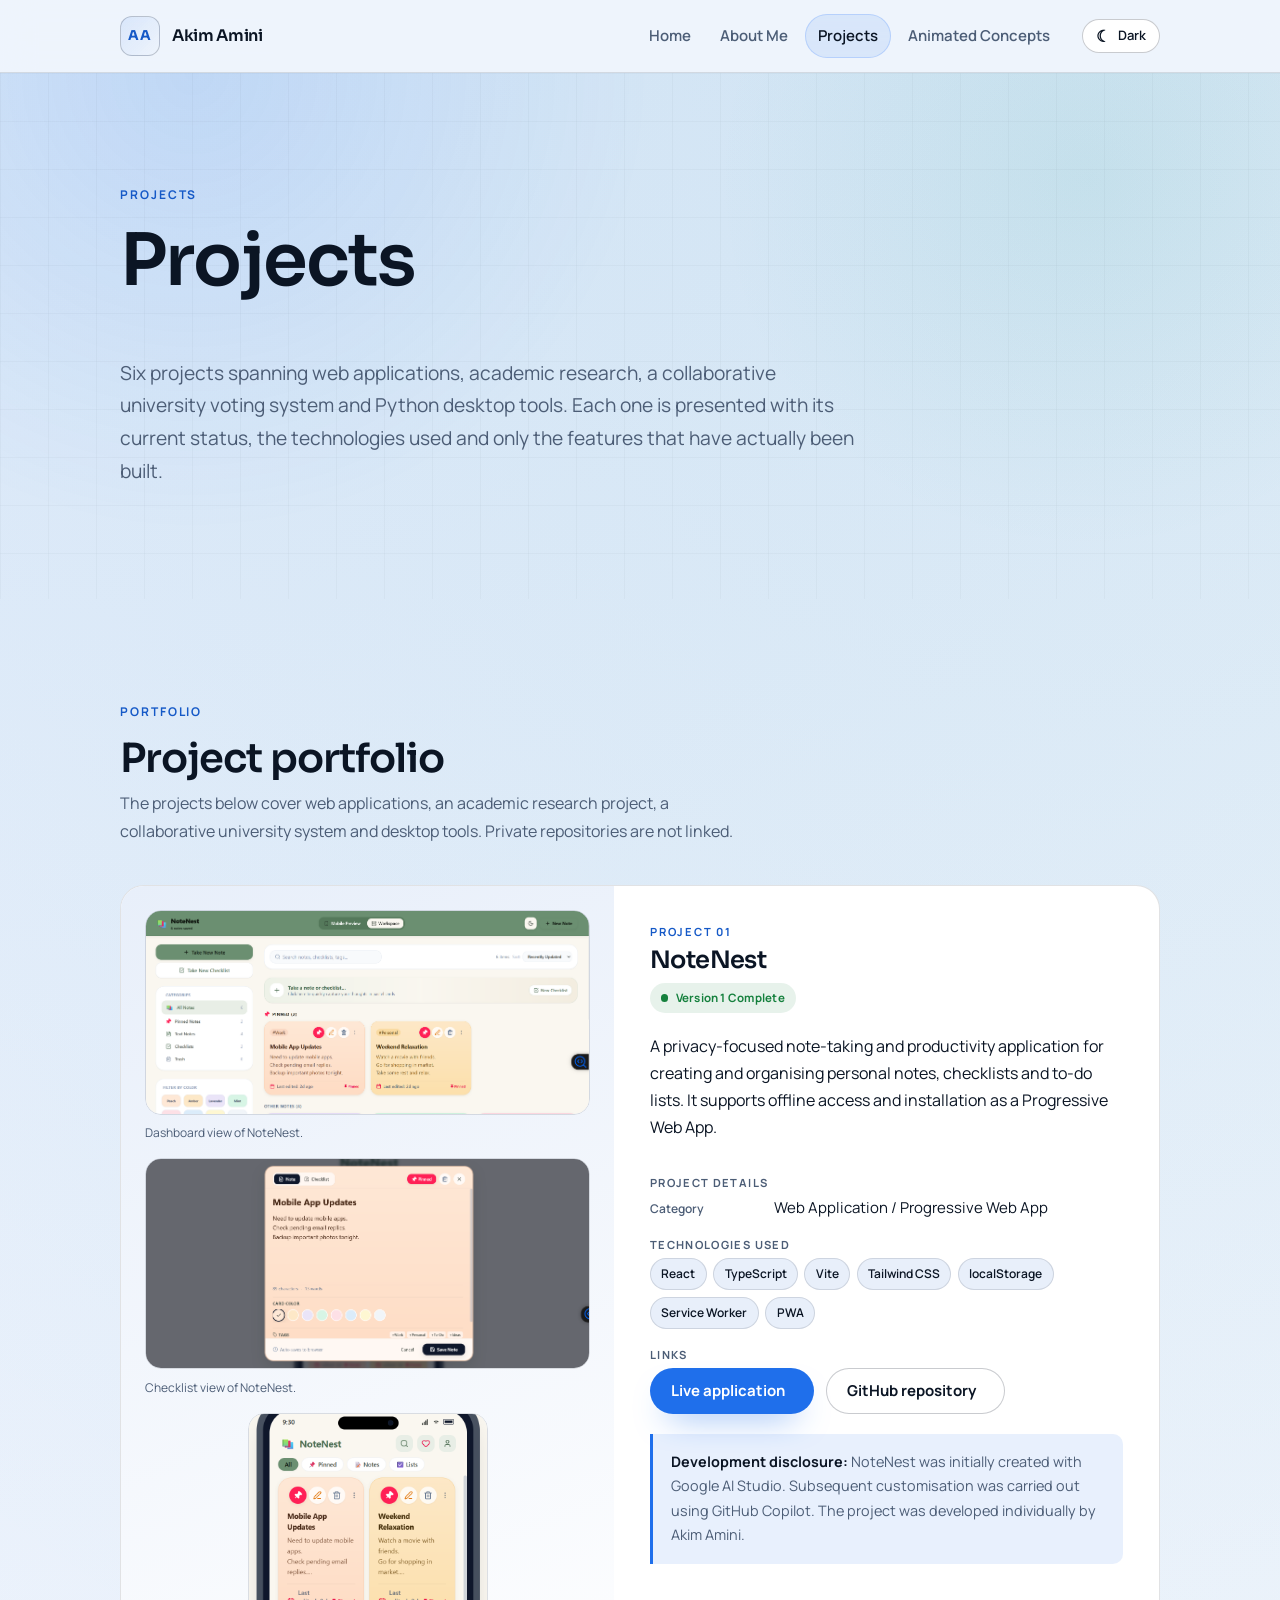
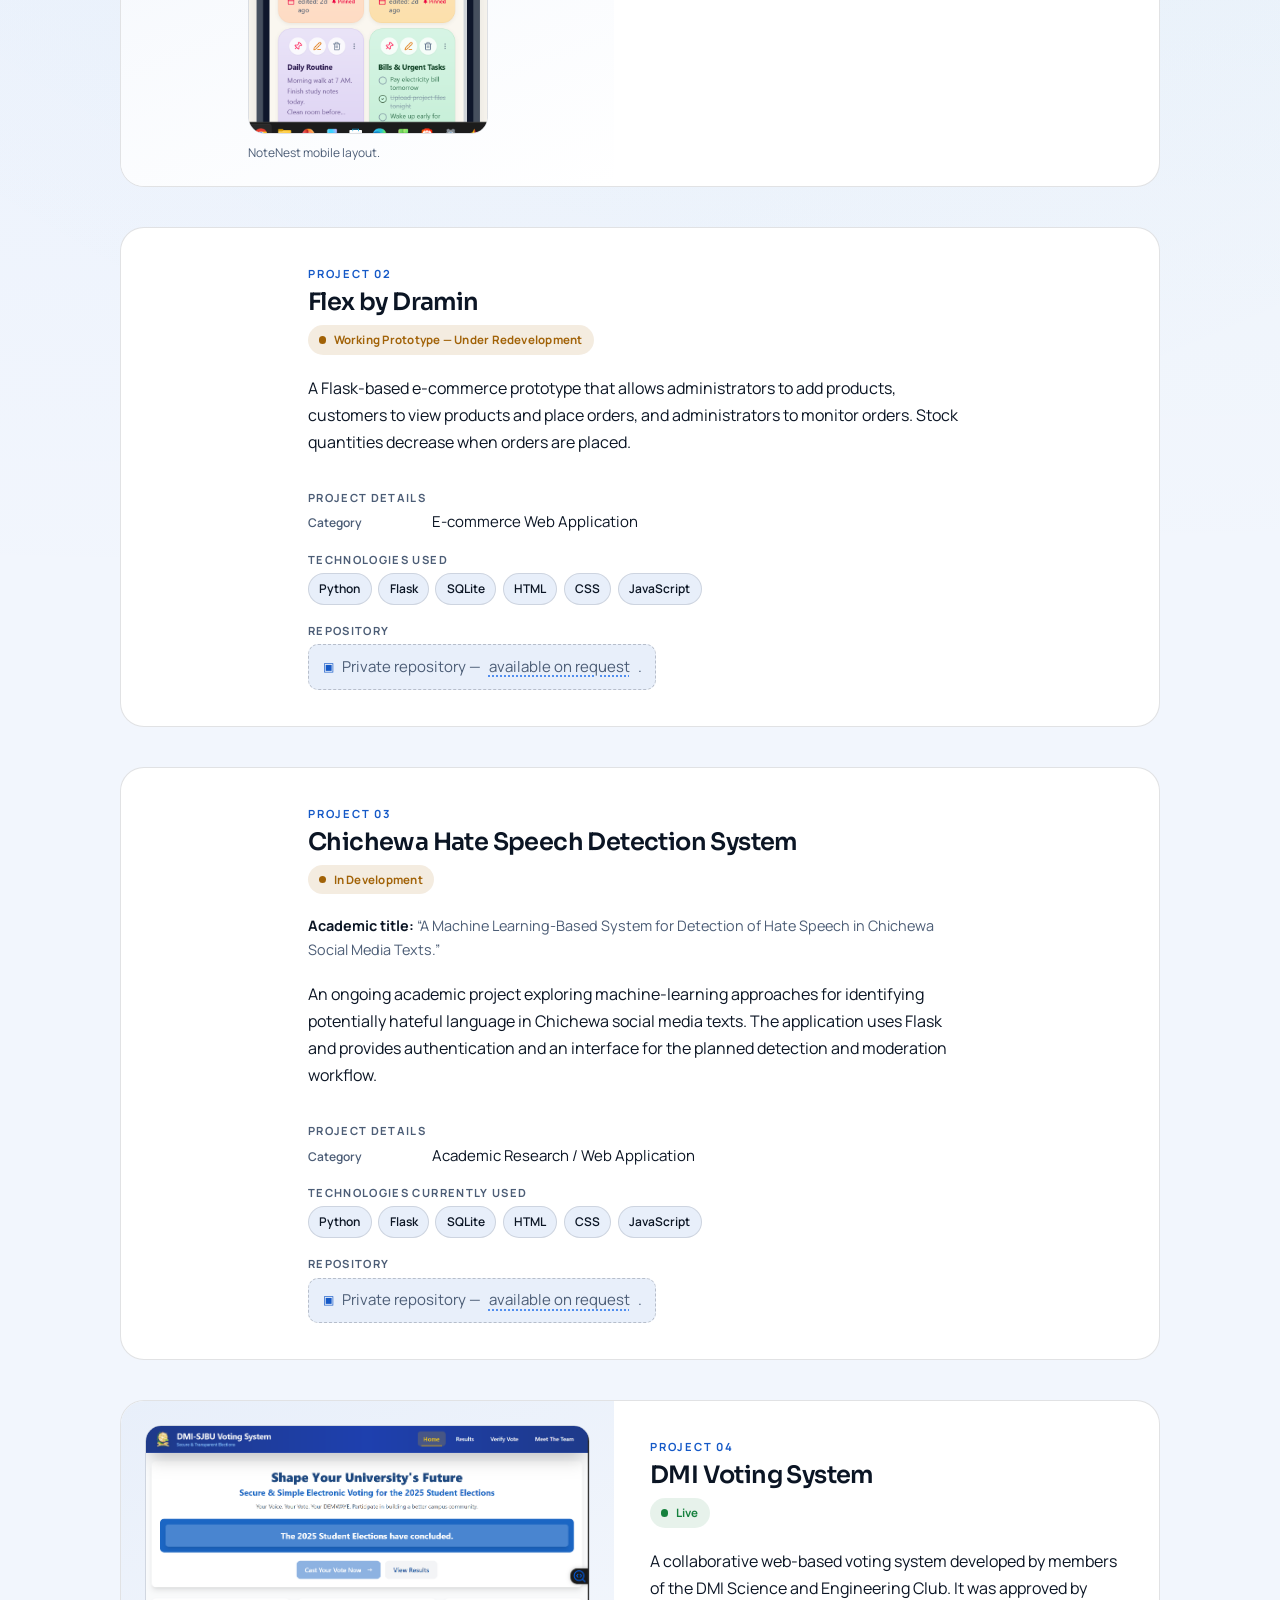
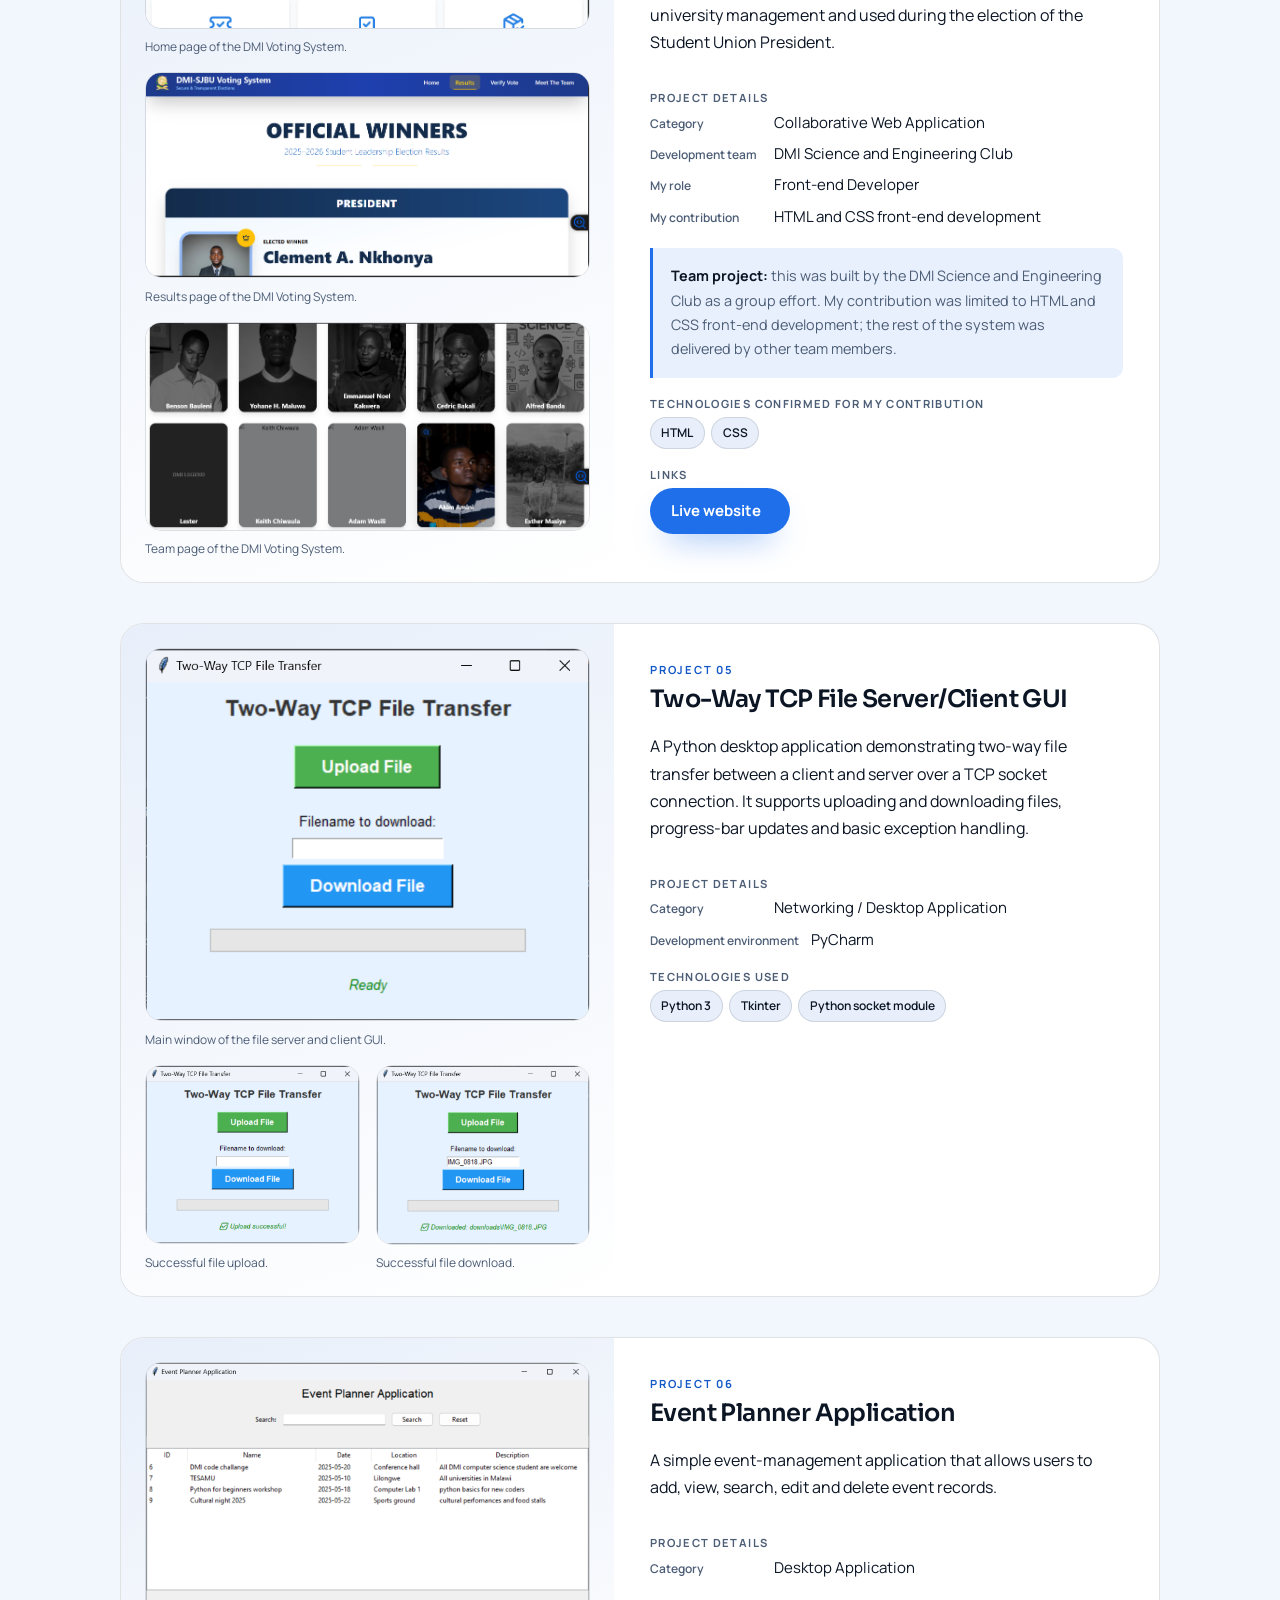
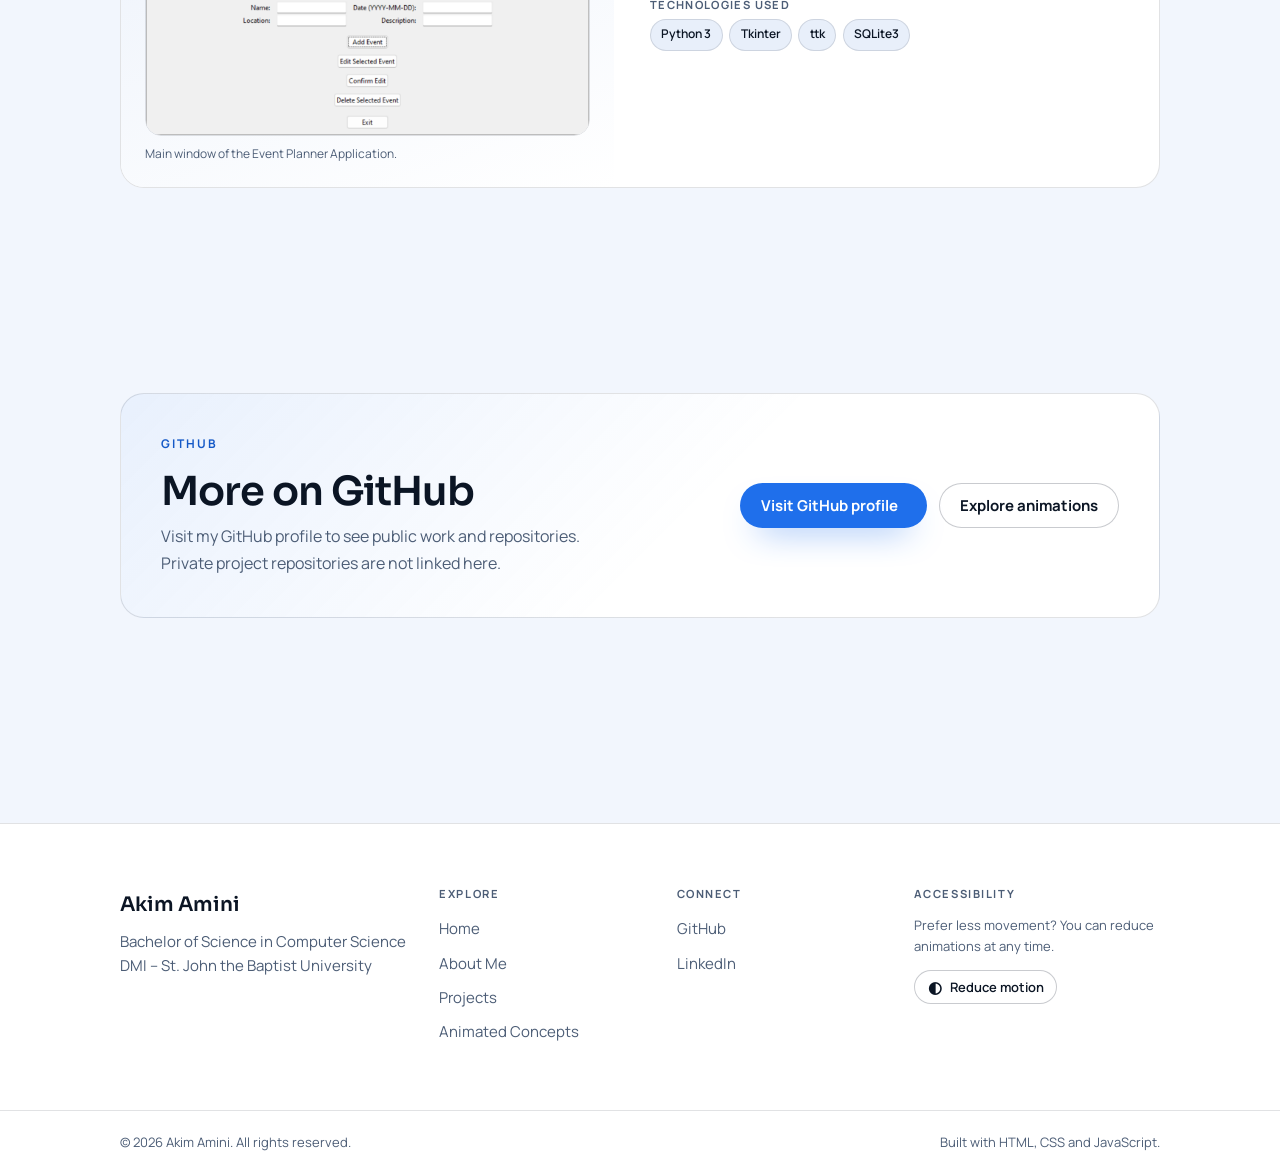
<file: projects.html>
<!DOCTYPE html>
<html lang="en">
<head>
  <meta charset="UTF-8">
  <meta name="viewport" content="width=device-width, initial-scale=1.0">
  <meta name="description" content="Explore six software projects by Akim Amini, including NoteNest, Flex by Dramin, a Chichewa hate speech detection system, the DMI Voting System and Python desktop applications.">
  <meta name="author" content="Akim Amini">
  <meta name="theme-color" content="#060A14">
  <title>Projects | Akim Amini</title>

  <script>
    /* Runs before the page paints so the saved theme and motion choice apply immediately. */
    (function () {
      var root = document.documentElement;
      root.classList.add("js");

      try {
        var theme = window.localStorage.getItem("portfolio-theme");
        if (theme !== "light" && theme !== "dark") {
          theme = window.matchMedia("(prefers-color-scheme: light)").matches ? "light" : "dark";
        }
        root.setAttribute("data-theme", theme);

        var motion = window.localStorage.getItem("portfolio-motion");
        if (motion === "reduced") {
          root.classList.add("reduce-motion");
        } else if (motion === "full") {
          root.classList.add("motion-full");
        }
      } catch (error) {
        root.setAttribute("data-theme", "dark");
      }
    })();
  </script>

  <link rel="preconnect" href="https://fonts.googleapis.com">
  <link rel="preconnect" href="https://fonts.gstatic.com" crossorigin>
  <link href="https://fonts.googleapis.com/css2?family=Manrope:wght@400;500;600;700&family=Sora:wght@500;600;700&display=swap" rel="stylesheet">
  <link rel="stylesheet" href="css/styles.css">
  <link rel="stylesheet" href="css/animations.css">
  <script src="js/main.js" defer></script>

  <noscript>
    <style>
      @media (max-width: 820px) {
        .header-inner { flex-wrap: wrap; }
        .nav-toggle { display: none; }
        .primary-nav { display: block; position: static; flex-basis: 100%; margin: 0; padding: 0; background: transparent; border: 0; box-shadow: none; }
        .nav-list { flex-direction: row; flex-wrap: wrap; }
      }
      .header-tool, .motion-toggle, .back-to-top { display: none; }
    </style>
  </noscript>
</head>
<body>
  <a class="skip-link" href="#main">Skip to main content</a>

  <header class="site-header">
    <div class="container header-inner">
      <a class="brand" href="index.html" aria-label="Akim Amini — home">
        <span class="brand-mark" aria-hidden="true">AA</span>
        <span class="brand-name">Akim Amini</span>
      </a>

      <nav class="primary-nav" id="primary-nav" aria-label="Primary">
        <ul class="nav-list">
          <li><a class="nav-link" href="index.html">Home</a></li>
          <li><a class="nav-link" href="about.html">About Me</a></li>
          <li><a class="nav-link" href="projects.html" aria-current="page">Projects</a></li>
          <li><a class="nav-link" href="animations.html">Animated Concepts</a></li>
        </ul>
      </nav>

      <div class="header-actions">
        <button class="header-tool theme-toggle" type="button" data-theme-toggle aria-label="Switch to light theme">
          <span class="theme-icon theme-icon-sun" aria-hidden="true">☀</span>
          <span class="theme-icon theme-icon-moon" aria-hidden="true">☾</span>
          <span class="theme-label theme-label-light">Light</span>
          <span class="theme-label theme-label-dark">Dark</span>
        </button>

        <button class="nav-toggle" type="button" aria-expanded="false" aria-controls="primary-nav" aria-label="Open menu">
          <span class="nav-toggle-label">Menu</span>
          <span class="nav-toggle-icon" aria-hidden="true"></span>
        </button>
      </div>
    </div>
  </header>

  <main id="main">
    <section class="page-hero" aria-labelledby="projects-title">
      <div class="container">
        <p class="eyebrow">Projects</p>
        <h1 id="projects-title">Projects</h1>
        <p class="lead">
          Six projects spanning web applications, academic research, a collaborative university
          voting system and Python desktop tools. Each one is presented with its current status,
          the technologies used and only the features that have actually been built.
        </p>
      </div>
    </section>

    <section class="section" aria-labelledby="portfolio-title">
      <div class="container">
        <div class="section-heading reveal">
          <p class="eyebrow">Portfolio</p>
          <h2 id="portfolio-title">Project portfolio</h2>
          <p>
            The projects below cover web applications, an academic research project, a
            collaborative university system and desktop tools. Private repositories are
            not linked.
          </p>
        </div>

        <ol class="project-list">
          <li id="notenest">
            <article class="project-card reveal" aria-labelledby="notenest-title">
              <div class="project-media">
                <figure>
                  <a href="assets/images/projects/notenest-dashboard.png" target="_blank" rel="noopener noreferrer" aria-label="Open the full-size NoteNest dashboard screenshot in a new tab">
                    <img
                      src="assets/images/projects/notenest-dashboard.png"
                      alt="Screenshot of the NoteNest dashboard"
                      width="1906"
                      height="874">
                  </a>
                  <figcaption>Dashboard view of NoteNest.</figcaption>
                </figure>

                <figure>
                  <a href="assets/images/projects/notenest-checklist.png" target="_blank" rel="noopener noreferrer" aria-label="Open the full-size NoteNest checklist screenshot in a new tab">
                    <img
                      src="assets/images/projects/notenest-checklist.png"
                      alt="Screenshot of a NoteNest checklist"
                      width="1838"
                      height="866">
                  </a>
                  <figcaption>Checklist view of NoteNest.</figcaption>
                </figure>

                <figure class="project-shot-mobile">
                  <a href="assets/images/projects/notenest-mobile.png" target="_blank" rel="noopener noreferrer" aria-label="Open the full-size NoteNest mobile screenshot in a new tab">
                    <img
                      src="assets/images/projects/notenest-mobile.png"
                      alt="Screenshot of NoteNest on a mobile screen"
                      width="662"
                      height="888">
                  </a>
                  <figcaption>NoteNest mobile layout.</figcaption>
                </figure>
              </div>

              <div class="project-body">
                <div class="project-heading">
                  <p class="project-index">Project 01</p>
                  <h3 id="notenest-title">NoteNest</h3>
                  <p class="status-badge status-complete">Version 1 Complete</p>
                </div>

                <p>
                  A privacy-focused note-taking and productivity application for creating and
                  organising personal notes, checklists and to-do lists. It supports offline
                  access and installation as a Progressive Web App.
                </p>

                <div class="project-block">
                  <h4>Project details</h4>
                  <dl class="project-meta">
                    <div>
                      <dt>Category</dt>
                      <dd>Web Application / Progressive Web App</dd>
                    </div>
                  </dl>
                </div>

                <div class="project-block">
                  <h4>Technologies used</h4>
                  <ul class="tag-list">
                    <li>React</li>
                    <li>TypeScript</li>
                    <li>Vite</li>
                    <li>Tailwind CSS</li>
                    <li>localStorage</li>
                    <li>Service Worker</li>
                    <li>PWA</li>
                  </ul>
                </div>

                <div class="project-block">
                  <h4>Links</h4>
                  <ul class="project-links">
                    <li>
                      <a class="button button-primary" href="https://akim-amini.github.io/notenest/" target="_blank" rel="noopener noreferrer">
                        Live application<span class="visually-hidden"> (opens in a new tab)</span>
                      </a>
                    </li>
                    <li>
                      <a class="button button-secondary" href="https://github.com/Akim-Amini/notenest" target="_blank" rel="noopener noreferrer">
                        GitHub repository<span class="visually-hidden"> (opens in a new tab)</span>
                      </a>
                    </li>
                  </ul>
                </div>

                <div class="callout">
                  <p>
                    <strong>Development disclosure:</strong> NoteNest was initially created with
                    Google AI Studio. Subsequent customisation was carried out using GitHub Copilot.
                    The project was developed individually by Akim Amini.
                  </p>
                </div>
              </div>
            </article>
          </li>

          <li id="flex-by-dramin">
            <article class="project-card project-card--text reveal" aria-labelledby="flex-title">
              <div class="project-body">
                <div class="project-heading">
                  <p class="project-index">Project 02</p>
                  <h3 id="flex-title">Flex by Dramin</h3>
                  <p class="status-badge status-progress">Working Prototype — Under Redevelopment</p>
                </div>

                <p>
                  A Flask-based e-commerce prototype that allows administrators to add products,
                  customers to view products and place orders, and administrators to monitor
                  orders. Stock quantities decrease when orders are placed.
                </p>

                <div class="project-block">
                  <h4>Project details</h4>
                  <dl class="project-meta">
                    <div>
                      <dt>Category</dt>
                      <dd>E-commerce Web Application</dd>
                    </div>
                  </dl>
                </div>

                <div class="project-block">
                  <h4>Technologies used</h4>
                  <ul class="tag-list">
                    <li>Python</li>
                    <li>Flask</li>
                    <li>SQLite</li>
                    <li>HTML</li>
                    <li>CSS</li>
                    <li>JavaScript</li>
                  </ul>
                </div>

                <div class="project-block">
                  <h4>Repository</h4>
                  <p class="private-note">Private repository — <u>available on request</u>.</p>
                </div>
              </div>
            </article>
          </li>

          <li id="chichewa">
            <article class="project-card project-card--text reveal" aria-labelledby="chichewa-title">
              <div class="project-body">
                <div class="project-heading">
                  <p class="project-index">Project 03</p>
                  <h3 id="chichewa-title">Chichewa Hate Speech Detection System</h3>
                  <p class="status-badge status-progress">In Development</p>
                </div>

                <p class="project-subtitle">
                  <strong>Academic title:</strong> “A Machine Learning-Based System for Detection
                  of Hate Speech in Chichewa Social Media Texts.”
                </p>

                <p>
                  An ongoing academic project exploring machine-learning approaches for identifying
                  potentially hateful language in Chichewa social media texts. The application uses
                  Flask and provides authentication and an interface for the planned detection and
                  moderation workflow.
                </p>

                <div class="project-block">
                  <h4>Project details</h4>
                  <dl class="project-meta">
                    <div>
                      <dt>Category</dt>
                      <dd>Academic Research / Web Application</dd>
                    </div>
                  </dl>
                </div>

                <div class="project-block">
                  <h4>Technologies currently used</h4>
                  <ul class="tag-list">
                    <li>Python</li>
                    <li>Flask</li>
                    <li>SQLite</li>
                    <li>HTML</li>
                    <li>CSS</li>
                    <li>JavaScript</li>
                  </ul>
                </div>

                <div class="project-block">
                  <h4>Repository</h4>
                  <p class="private-note">Private repository — <u>available on request</u>.</p>
                </div>
              </div>
            </article>
          </li>

          <li id="dmi-voting">
            <article class="project-card reveal" aria-labelledby="dmi-title">
              <div class="project-media project-media--gallery project-media--stacked">
                <figure>
                  <a href="assets/images/projects/dmi-voting-home.png" target="_blank" rel="noopener noreferrer" aria-label="Open the full-size DMI Voting System home page screenshot in a new tab">
                    <img
                      src="assets/images/projects/dmi-voting-home.png"
                      alt="Screenshot of the DMI Voting System home page"
                      width="1902"
                      height="867">
                  </a>
                  <figcaption>Home page of the DMI Voting System.</figcaption>
                </figure>

                <figure>
                  <a href="assets/images/projects/dmi-voting-results.png" target="_blank" rel="noopener noreferrer" aria-label="Open the full-size DMI Voting System results page screenshot in a new tab">
                    <img
                      src="assets/images/projects/dmi-voting-results.png"
                      alt="Screenshot of the DMI Voting System results page"
                      width="1898"
                      height="875">
                  </a>
                  <figcaption>Results page of the DMI Voting System.</figcaption>
                </figure>

                <figure>
                  <a href="assets/images/projects/dmi-voting-team.png" target="_blank" rel="noopener noreferrer" aria-label="Open the full-size DMI Voting System team page screenshot in a new tab">
                    <img
                      src="assets/images/projects/dmi-voting-team.png"
                      alt="Screenshot of the DMI Voting System team page"
                      width="1886"
                      height="880">
                  </a>
                  <figcaption>Team page of the DMI Voting System.</figcaption>
                </figure>
              </div>

              <div class="project-body">
                <div class="project-heading">
                  <p class="project-index">Project 04</p>
                  <h3 id="dmi-title">DMI Voting System</h3>
                  <p class="status-badge status-complete">Live</p>
                </div>

                <p>
                  A collaborative web-based voting system developed by members of the DMI Science
                  and Engineering Club. It was approved by university management and used during the
                  election of the Student Union President.
                </p>

                <div class="project-block">
                  <h4>Project details</h4>
                  <dl class="project-meta">
                    <div>
                      <dt>Category</dt>
                      <dd>Collaborative Web Application</dd>
                    </div>
                    <div>
                      <dt>Development team</dt>
                      <dd>DMI Science and Engineering Club</dd>
                    </div>
                    <div>
                      <dt>My role</dt>
                      <dd>Front-end Developer</dd>
                    </div>
                    <div>
                      <dt>My contribution</dt>
                      <dd>HTML and CSS front-end development</dd>
                    </div>
                  </dl>
                </div>

                <div class="callout">
                  <p>
                    <strong>Team project:</strong> this was built by the DMI Science and Engineering
                    Club as a group effort. My contribution was limited to HTML and CSS front-end
                    development; the rest of the system was delivered by other team members.
                  </p>
                </div>

                <div class="project-block">
                  <h4>Technologies confirmed for my contribution</h4>
                  <ul class="tag-list">
                    <li>HTML</li>
                    <li>CSS</li>
                  </ul>
                </div>

                <div class="project-block">
                  <h4>Links</h4>
                  <ul class="project-links">
                    <li>
                      <a class="button button-primary" href="https://dmiv.netlify.app/" target="_blank" rel="noopener noreferrer">
                        Live website<span class="visually-hidden"> (opens in a new tab)</span>
                      </a>
                    </li>
                  </ul>
                </div>
              </div>
            </article>
          </li>

          <li id="tcp-file-server">
            <article class="project-card reveal" aria-labelledby="tcp-title">
              <div class="project-media project-media--gallery">
                <figure class="project-shot-wide">
                  <a href="assets/images/projects/tcp-gui_main.png" target="_blank" rel="noopener noreferrer" aria-label="Open the full-size Two-Way TCP File Server and Client main window screenshot in a new tab">
                    <img
                      src="assets/images/projects/tcp-gui_main.png"
                      alt="Screenshot of the Two-Way TCP File Server and Client main window"
                      width="631"
                      height="528">
                  </a>
                  <figcaption>Main window of the file server and client GUI.</figcaption>
                </figure>

                <figure>
                  <a href="assets/images/projects/tcp-upload_success.png" target="_blank" rel="noopener noreferrer" aria-label="Open the full-size TCP file upload success screenshot in a new tab">
                    <img
                      src="assets/images/projects/tcp-upload_success.png"
                      alt="Screenshot showing a successful file upload over TCP"
                      width="631"
                      height="528">
                  </a>
                  <figcaption>Successful file upload.</figcaption>
                </figure>

                <figure>
                  <a href="assets/images/projects/tcp-download_success.png" target="_blank" rel="noopener noreferrer" aria-label="Open the full-size TCP file download success screenshot in a new tab">
                    <img
                      src="assets/images/projects/tcp-download_success.png"
                      alt="Screenshot showing a successful file download over TCP"
                      width="631"
                      height="528">
                  </a>
                  <figcaption>Successful file download.</figcaption>
                </figure>
              </div>

              <div class="project-body">
                <div class="project-heading">
                  <p class="project-index">Project 05</p>
                  <h3 id="tcp-title">Two-Way TCP File Server/Client GUI</h3>
                </div>

                <p>
                  A Python desktop application demonstrating two-way file transfer between a client
                  and server over a TCP socket connection. It supports uploading and downloading
                  files, progress-bar updates and basic exception handling.
                </p>

                <div class="project-block">
                  <h4>Project details</h4>
                  <dl class="project-meta">
                    <div>
                      <dt>Category</dt>
                      <dd>Networking / Desktop Application</dd>
                    </div>
                    <div>
                      <dt>Development environment</dt>
                      <dd>PyCharm</dd>
                    </div>
                  </dl>
                </div>

                <div class="project-block">
                  <h4>Technologies used</h4>
                  <ul class="tag-list">
                    <li>Python 3</li>
                    <li>Tkinter</li>
                    <li>Python socket module</li>
                  </ul>
                </div>
              </div>
            </article>
          </li>

          <li id="event-planner">
            <article class="project-card reveal" aria-labelledby="event-title">
              <div class="project-media">
                <figure>
                  <a href="assets/images/projects/event-main.png" target="_blank" rel="noopener noreferrer" aria-label="Open the full-size Event Planner Application screenshot in a new tab">
                    <img
                      src="assets/images/projects/event-main.png"
                      alt="Screenshot of the Event Planner Application main window"
                      width="1202"
                      height="1008">
                  </a>
                  <figcaption>Main window of the Event Planner Application.</figcaption>
                </figure>
              </div>

              <div class="project-body">
                <div class="project-heading">
                  <p class="project-index">Project 06</p>
                  <h3 id="event-title">Event Planner Application</h3>
                </div>

                <p>
                  A simple event-management application that allows users to add, view, search, edit
                  and delete event records.
                </p>

                <div class="project-block">
                  <h4>Project details</h4>
                  <dl class="project-meta">
                    <div>
                      <dt>Category</dt>
                      <dd>Desktop Application</dd>
                    </div>
                  </dl>
                </div>

                <div class="project-block">
                  <h4>Technologies used</h4>
                  <ul class="tag-list">
                    <li>Python 3</li>
                    <li>Tkinter</li>
                    <li>ttk</li>
                    <li>SQLite3</li>
                  </ul>
                </div>
              </div>
            </article>
          </li>
        </ol>
      </div>
    </section>

    <section class="section" aria-labelledby="github-title">
      <div class="container">
        <div class="connect-band reveal">
          <div>
            <p class="eyebrow">GitHub</p>
            <h2 id="github-title">More on GitHub</h2>
            <p>
              Visit my GitHub profile to see public work and repositories. Private project
              repositories are not linked here.
            </p>
          </div>

          <div class="hero-actions">
            <a class="button button-primary" href="https://github.com/Akim-Amini" target="_blank" rel="noopener noreferrer">
              Visit GitHub profile<span class="visually-hidden"> (opens in a new tab)</span>
            </a>
            <a class="button button-secondary" href="animations.html">Explore animations</a>
          </div>
        </div>
      </div>
    </section>
  </main>

  <footer class="site-footer" id="contact">
    <div class="container footer-grid">
      <div class="footer-identity">
        <p class="footer-name">Akim Amini</p>
        <p class="footer-meta">Bachelor of Science in Computer Science<br>DMI – St. John the Baptist University</p>
      </div>

      <nav class="footer-nav" aria-label="Footer">
        <h2 class="footer-heading">Explore</h2>
        <ul>
          <li><a href="index.html">Home</a></li>
          <li><a href="about.html">About Me</a></li>
          <li><a href="projects.html">Projects</a></li>
          <li><a href="animations.html">Animated Concepts</a></li>
        </ul>
      </nav>

      <div class="footer-connect">
        <h2 class="footer-heading">Connect</h2>
        <ul class="social-list">
          <li><a href="https://github.com/Akim-Amini" target="_blank" rel="noopener noreferrer">GitHub<span class="visually-hidden"> (opens in a new tab)</span></a></li>
          <li><a href="https://www.linkedin.com/in/ackim-amini-401151327/" target="_blank" rel="noopener noreferrer">LinkedIn<span class="visually-hidden"> (opens in a new tab)</span></a></li>
        </ul>
      </div>

      <div class="footer-settings">
        <h2 class="footer-heading">Accessibility</h2>
        <p class="footer-note">Prefer less movement? You can reduce animations at any time.</p>
        <button class="motion-toggle" type="button" data-motion-toggle aria-pressed="false" aria-label="Reduce animations and motion">
          <span class="motion-toggle-icon" aria-hidden="true">◐</span>
          <span class="motion-label motion-label-reduce">Reduce motion</span>
          <span class="motion-label motion-label-full">Enable motion</span>
        </button>
      </div>
    </div>

    <hr class="footer-divider">

    <div class="container footer-bottom">
      <p>&copy; <span id="year">2026</span> Akim Amini. All rights reserved.</p>
      <p>Built with HTML, CSS and JavaScript.</p>
    </div>
  </footer>

  <button class="back-to-top" type="button" aria-label="Back to top">
    <span aria-hidden="true">↑</span>
  </button>
</body>
</html>
</file>
<file: css/styles.css>
/* ==========================================================================
   Akim Amini — Personal Portfolio
   Shared styles: theme tokens, layout, components and responsive rules
   ========================================================================== */

/* --------------------------------------------------------------------------
   1. Design tokens
   Dark is the default theme. The light theme only overrides the variables.
   -------------------------------------------------------------------------- */
:root {
  color-scheme: dark;

  --bg: #060A14;
  --surface: #0E1728;
  --surface-2: #121E33;
  --surface-3: #17263F;
  --line: rgba(155, 170, 194, 0.16);
  --line-strong: rgba(155, 170, 194, 0.28);
  --text: #E8EEF9;
  --muted: #9BAAC2;
  --accent: #4D8DFF;
  --accent-bright: #7FB0FF;
  --accent-soft: rgba(77, 141, 255, 0.14);
  --on-accent: #04101F;
  --header-bg: rgba(6, 10, 20, 0.86);
  --hero-glow-1: rgba(77, 141, 255, 0.18);
  --hero-glow-2: rgba(103, 232, 249, 0.08);
  --grid-line: rgba(155, 170, 194, 0.04);
  --panel-end: rgba(14, 23, 40, 0.55);
  --shadow: rgba(0, 0, 0, 0.38);
  --success: #4ADE80;
  --success-soft: rgba(74, 222, 128, 0.12);
  --warning: #F5C26B;
  --warning-soft: rgba(245, 194, 107, 0.12);
  --code-bg: rgba(155, 170, 194, 0.10);
  --focus: #7FB0FF;

  --font-display: "Sora", "Segoe UI", sans-serif;
  --font-body: "Manrope", "Segoe UI", sans-serif;

  --max-width: 1120px;
  --gutter: clamp(1.25rem, 4vw, 2.5rem);
  --section-space: clamp(3.5rem, 8vw, 6.5rem);

  --radius-sm: 0.625rem;
  --radius-md: 1rem;
  --radius-lg: 1.5rem;
  --transition-fast: 160ms ease;
  --transition-base: 260ms cubic-bezier(0.2, 0.8, 0.2, 1);
}

html[data-theme="light"] {
  color-scheme: light;

  --bg: #F2F6FD;
  --surface: #FFFFFF;
  --surface-2: #E8EFFA;
  --surface-3: #DCE7F8;
  --line: rgba(11, 21, 36, 0.12);
  --line-strong: rgba(11, 21, 36, 0.22);
  --text: #0B1524;
  --muted: #4C5D76;
  --accent: #1F6FEB;
  --accent-bright: #1559C7;
  --accent-soft: rgba(31, 111, 235, 0.10);
  --on-accent: #FFFFFF;
  --header-bg: rgba(242, 246, 253, 0.88);
  --hero-glow-1: rgba(31, 111, 235, 0.12);
  --hero-glow-2: rgba(13, 148, 136, 0.08);
  --grid-line: rgba(11, 21, 36, 0.05);
  --panel-end: rgba(232, 239, 250, 0.65);
  --shadow: rgba(11, 21, 36, 0.14);
  --success: #15803D;
  --success-soft: rgba(21, 128, 61, 0.10);
  --warning: #A16207;
  --warning-soft: rgba(161, 98, 7, 0.12);
  --code-bg: rgba(11, 21, 36, 0.06);
  --focus: #1F6FEB;
}

/* --------------------------------------------------------------------------
   2. Reset and base elements
   -------------------------------------------------------------------------- */
*,
*::before,
*::after {
  box-sizing: border-box;
}

html {
  scroll-behavior: smooth;
}

body {
  margin: 0;
  min-height: 100vh;
  display: flex;
  flex-direction: column;
  background-color: var(--bg);
  background-image:
    radial-gradient(circle at 10% -10%, var(--hero-glow-1), transparent 42%),
    radial-gradient(circle at 90% 0%, var(--hero-glow-2), transparent 36%);
  background-repeat: no-repeat;
  color: var(--text);
  font-family: var(--font-body);
  font-size: 1rem;
  line-height: 1.7;
  -webkit-font-smoothing: antialiased;
  text-rendering: optimizeLegibility;
}

main {
  flex: 1;
}

img {
  display: block;
  max-width: 100%;
  height: auto;
}

h1,
h2,
h3,
h4,
h5,
h6 {
  margin: 0 0 0.75em;
  color: var(--text);
  font-family: var(--font-display);
  font-weight: 600;
  line-height: 1.15;
  letter-spacing: -0.025em;
}

h1 {
  font-size: clamp(2.5rem, 6vw, 4.5rem);
}

h2 {
  font-size: clamp(1.75rem, 4vw, 2.5rem);
}

h3 {
  font-size: clamp(1.25rem, 2.5vw, 1.5rem);
}

h4 {
  font-size: 1.125rem;
}

h5 {
  font-size: 1rem;
}

h6 {
  color: var(--muted);
  font-size: 0.875rem;
  letter-spacing: 0.08em;
  text-transform: uppercase;
}

p {
  margin: 0 0 1rem;
}

p:last-child {
  margin-bottom: 0;
}

ul,
ol {
  margin: 0 0 1rem;
  padding-left: 1.25rem;
}

li + li {
  margin-top: 0.35rem;
}

a {
  color: var(--accent-bright);
  text-decoration: none;
  transition: color var(--transition-fast);
}

a:hover {
  color: var(--text);
  text-decoration: underline;
  text-underline-offset: 0.2em;
}

strong {
  color: var(--text);
  font-weight: 700;
}

em {
  color: var(--text);
}

u {
  text-decoration: underline dotted;
  text-decoration-color: var(--accent);
  text-underline-offset: 0.25em;
}

code {
  padding: 0.15em 0.4em;
  border-radius: 0.35rem;
  background: var(--code-bg);
  color: var(--text);
  font-family: "Consolas", "Courier New", monospace;
  font-size: 0.875em;
}

hr {
  margin: 0;
  border: 0;
  border-top: 1px solid var(--line);
}

::selection {
  background: var(--accent);
  color: var(--on-accent);
}

:focus-visible {
  outline: 2px solid var(--focus);
  outline-offset: 3px;
}

/* Keeps in-page anchor targets clear of the sticky header. */
[id] {
  scroll-margin-top: 6rem;
}

/* --------------------------------------------------------------------------
   3. Utilities
   -------------------------------------------------------------------------- */
.container {
  width: 100%;
  max-width: var(--max-width);
  margin-inline: auto;
  padding-inline: var(--gutter);
}

.section {
  padding-block: var(--section-space);
}

.visually-hidden {
  position: absolute !important;
  width: 1px;
  height: 1px;
  padding: 0;
  margin: -1px;
  overflow: hidden;
  clip: rect(0 0 0 0);
  white-space: nowrap;
  border: 0;
}

.skip-link {
  position: fixed;
  top: 0.75rem;
  left: 0.75rem;
  z-index: 999;
  padding: 0.65rem 1rem;
  border-radius: var(--radius-sm);
  background: var(--accent);
  color: var(--on-accent);
  font-weight: 700;
  transform: translateY(-200%);
}

.skip-link:focus {
  color: var(--on-accent);
  text-decoration: none;
  transform: translateY(0);
}

.eyebrow {
  margin-bottom: 0.9rem;
  color: var(--accent-bright);
  font-size: 0.75rem;
  font-weight: 700;
  letter-spacing: 0.16em;
  text-transform: uppercase;
}

.lead {
  max-width: 62ch;
  color: var(--muted);
  font-size: clamp(1.05rem, 2vw, 1.2rem);
  line-height: 1.7;
}

.section-heading {
  max-width: 64ch;
  margin-bottom: clamp(1.75rem, 4vw, 2.5rem);
}

.section-heading h2 {
  margin-bottom: 0.5rem;
}

.section-heading p:last-child {
  color: var(--muted);
}

.section-actions {
  display: flex;
  flex-wrap: wrap;
  gap: 0.75rem;
  margin-top: 2rem;
}

/* Scroll reveal: the hidden state only applies when JavaScript is running. */
html.js .reveal {
  opacity: 0;
  transform: translateY(20px);
  transition: opacity 600ms ease, transform 600ms ease;
}

html.js .reveal.is-visible {
  opacity: 1;
  transform: none;
}

html.js .card-grid .reveal:nth-child(2),
html.js .feature-grid .reveal:nth-child(2),
html.js .project-list .reveal:nth-child(2) {
  transition-delay: 90ms;
}

html.js .card-grid .reveal:nth-child(3),
html.js .feature-grid .reveal:nth-child(3),
html.js .project-list .reveal:nth-child(3) {
  transition-delay: 180ms;
}

html.js .card-grid .reveal:nth-child(4) {
  transition-delay: 270ms;
}

html.js .card-grid .reveal:nth-child(5) {
  transition-delay: 360ms;
}

/* --------------------------------------------------------------------------
   4. Buttons and links
   -------------------------------------------------------------------------- */
.button {
  display: inline-flex;
  align-items: center;
  justify-content: center;
  gap: 0.5rem;
  padding: 0.8rem 1.25rem;
  border: 1px solid transparent;
  border-radius: 999px;
  font: inherit;
  font-size: 0.9375rem;
  font-weight: 700;
  line-height: 1.2;
  text-align: center;
  cursor: pointer;
  transition:
    transform var(--transition-base),
    background-color var(--transition-base),
    border-color var(--transition-base),
    box-shadow var(--transition-base),
    color var(--transition-base);
}

.button:hover {
  text-decoration: none;
  transform: translateY(-2px);
}

.button-primary {
  position: relative;
  overflow: hidden;
  background: var(--accent);
  color: var(--on-accent);
  box-shadow: 0 16px 34px -18px var(--accent);
}

.button-primary:hover {
  background: var(--accent-bright);
  color: var(--on-accent);
}

.button-secondary {
  border-color: var(--line-strong);
  background: var(--surface);
  color: var(--text);
}

.button-secondary:hover {
  border-color: var(--accent);
  background: var(--surface-2);
  color: var(--text);
}

.button-ghost {
  padding-inline: 0.65rem;
  background: transparent;
  color: var(--muted);
}

.button-ghost:hover {
  color: var(--text);
}

.text-link {
  font-weight: 700;
}

/* --------------------------------------------------------------------------
   5. Header and primary navigation
   -------------------------------------------------------------------------- */
.site-header {
  position: sticky;
  top: 0;
  z-index: 100;
  border-bottom: 1px solid var(--line);
  background: var(--header-bg);
  backdrop-filter: blur(16px);
}

.header-inner {
  display: flex;
  align-items: center;
  gap: 1rem;
  min-height: 4.5rem;
}

.brand {
  display: inline-flex;
  align-items: center;
  gap: 0.75rem;
  flex-shrink: 0;
  color: var(--text);
  font-family: var(--font-display);
  font-weight: 600;
  letter-spacing: -0.02em;
}

.brand:hover {
  color: var(--text);
  text-decoration: none;
}

.brand-mark {
  display: grid;
  place-items: center;
  width: 2.5rem;
  height: 2.5rem;
  border: 1px solid var(--line-strong);
  border-radius: 0.75rem;
  background: linear-gradient(135deg, var(--accent-soft), transparent);
  color: var(--accent-bright);
  font-size: 0.85rem;
  font-weight: 700;
  letter-spacing: 0.04em;
}

.brand-name {
  font-size: 1rem;
}

.primary-nav {
  margin-left: auto;
}

.nav-list {
  display: flex;
  align-items: center;
  gap: 0.25rem;
  margin: 0;
  padding: 0;
  list-style: none;
}

.nav-list li + li {
  margin-top: 0;
}

.nav-link {
  display: inline-block;
  padding: 0.55rem 0.8rem;
  border-radius: 999px;
  color: var(--muted);
  font-size: 0.9375rem;
  font-weight: 600;
  transition: background-color var(--transition-fast), color var(--transition-fast);
}

.nav-link:hover {
  background: var(--surface);
  color: var(--text);
  text-decoration: none;
}

.nav-link[aria-current="page"] {
  background: var(--accent-soft);
  color: var(--text);
  box-shadow: inset 0 0 0 1px rgba(77, 141, 255, 0.25);
}

.header-actions {
  display: flex;
  align-items: center;
  gap: 0.5rem;
  margin-left: 0.25rem;
}

.header-tool,
.motion-toggle {
  display: inline-flex;
  align-items: center;
  gap: 0.5rem;
  padding: 0.5rem 0.8rem;
  border: 1px solid var(--line-strong);
  border-radius: 999px;
  background: var(--surface);
  color: var(--text);
  font: inherit;
  font-size: 0.8125rem;
  font-weight: 600;
  line-height: 1.2;
  cursor: pointer;
  transition:
    background-color var(--transition-fast),
    border-color var(--transition-fast),
    transform var(--transition-fast);
}

.header-tool:hover,
.motion-toggle:hover {
  border-color: var(--accent);
  transform: translateY(-1px);
}

.theme-icon,
.motion-toggle-icon {
  font-size: 1rem;
  line-height: 1;
}

.theme-icon-moon {
  display: none;
}

html[data-theme="light"] .theme-icon-sun {
  display: none;
}

html[data-theme="light"] .theme-icon-moon {
  display: inline;
}

.theme-label-dark {
  display: none;
}

html[data-theme="light"] .theme-label-light {
  display: none;
}

html[data-theme="light"] .theme-label-dark {
  display: inline;
}

.motion-label-full {
  display: none;
}

html.reduce-motion .motion-label-reduce {
  display: none;
}

html.reduce-motion .motion-label-full {
  display: inline;
}

.nav-toggle {
  display: none;
  align-items: center;
  gap: 0.6rem;
  padding: 0.55rem 0.8rem;
  border: 1px solid var(--line-strong);
  border-radius: 999px;
  background: var(--surface);
  color: var(--text);
  font: inherit;
  font-size: 0.875rem;
  font-weight: 600;
  cursor: pointer;
  transition: border-color var(--transition-fast);
}

.nav-toggle:hover {
  border-color: var(--accent);
}

.nav-toggle-icon {
  position: relative;
  width: 1.1rem;
  height: 0.75rem;
}

.nav-toggle-icon::before,
.nav-toggle-icon::after {
  content: "";
  position: absolute;
  left: 0;
  width: 100%;
  height: 2px;
  border-radius: 2px;
  background: currentColor;
  transition: transform var(--transition-fast), top var(--transition-fast);
}

.nav-toggle-icon::before {
  top: 0;
}

.nav-toggle-icon::after {
  top: calc(100% - 2px);
}

.nav-toggle[aria-expanded="true"] .nav-toggle-icon::before {
  top: 50%;
  transform: translateY(-50%) rotate(45deg);
}

.nav-toggle[aria-expanded="true"] .nav-toggle-icon::after {
  top: 50%;
  transform: translateY(-50%) rotate(-45deg);
}

/* --------------------------------------------------------------------------
   6. Page hero and home hero
   -------------------------------------------------------------------------- */
.page-hero {
  position: relative;
  overflow: hidden;
  padding-block: clamp(4rem, 10vw, 7rem);
  background:
    radial-gradient(circle at 15% 0%, var(--hero-glow-1), transparent 38%),
    radial-gradient(circle at 85% 20%, var(--hero-glow-2), transparent 32%);
}

.page-hero::after {
  content: "";
  position: absolute;
  inset: 0;
  background-image:
    linear-gradient(var(--grid-line) 1px, transparent 1px),
    linear-gradient(90deg, var(--grid-line) 1px, transparent 1px);
  background-size: 48px 48px;
  opacity: 0.55;
  pointer-events: none;
}

.page-hero .container {
  position: relative;
  z-index: 1;
}

.home-hero {
  padding-block: clamp(3.5rem, 9vw, 6.5rem);
}

.home-hero-grid {
  display: grid;
  grid-template-columns: minmax(0, 1.15fr) minmax(0, 0.85fr);
  gap: clamp(2rem, 5vw, 4rem);
  align-items: center;
}

.home-hero-copy h1 {
  margin-bottom: 0.25rem;
}

.typed-line {
  display: flex;
  flex-wrap: wrap;
  align-items: baseline;
  gap: 0.4rem;
  margin: 0.35rem 0 1.25rem;
  color: var(--text);
  font-family: var(--font-display);
  font-size: clamp(1.15rem, 2.6vw, 1.55rem);
  line-height: 1.4;
}

.typed-prefix {
  color: var(--muted);
  font-weight: 500;
}

.typed-text {
  color: var(--accent-bright);
  font-weight: 600;
}

.typed-cursor {
  display: inline-block;
  width: 2px;
  height: 1.15em;
  background: var(--accent-bright);
  transform: translateY(0.15em);
  animation: cursor-blink 1s steps(1) infinite;
}

.hero-meta {
  margin-top: 1.5rem;
  padding-left: 0.9rem;
  border-left: 2px solid var(--accent);
  color: var(--muted);
  font-size: 0.9375rem;
  line-height: 1.6;
}

.hero-actions {
  display: flex;
  flex-wrap: wrap;
  gap: 0.75rem;
  margin-top: 1.75rem;
}

.hero-socials {
  display: flex;
  flex-wrap: wrap;
  gap: 1.25rem;
  margin: 1.5rem 0 0;
  padding: 0;
  list-style: none;
}

.hero-socials li {
  margin: 0;
}

.hero-socials a {
  display: inline-flex;
  align-items: center;
  gap: 0.4rem;
  color: var(--muted);
  font-size: 0.9rem;
  font-weight: 600;
}

.hero-socials a::after {
  content: "↗";
  color: var(--accent-bright);
  font-size: 0.8em;
}

.hero-socials a:hover {
  color: var(--text);
}

.home-hero-media {
  display: flex;
  justify-content: center;
}

.portrait {
  width: min(100%, 22rem);
  margin: 0;
  padding: 1rem;
  border: 1px solid var(--line);
  border-radius: var(--radius-lg);
  background: linear-gradient(180deg, var(--surface), var(--panel-end));
  box-shadow: 0 34px 70px -46px var(--shadow);
  transition: border-color var(--transition-base), transform var(--transition-base);
}

.portrait:hover {
  border-color: var(--line-strong);
  transform: translateY(-3px);
}

.portrait a {
  display: block;
  overflow: hidden;
  border-radius: var(--radius-md);
}

.portrait img {
  width: 100%;
  /* The photograph is a 3:4 portrait, so the frame matches it and
     object-fit: cover crops nothing: face, upper body and laptop all stay
     in view. The focal point sits at 25% from the top so the face stays
     in frame if the image is ever shown in a shorter frame. */
  aspect-ratio: 3 / 4;
  object-fit: cover;
  object-position: center 25%;
  border-radius: var(--radius-md);
  transition: transform var(--transition-base);
}

.portrait a:hover img,
.portrait a:focus-visible img {
  transform: scale(1.03);
}

.portrait figcaption {
  margin-top: 0.85rem;
  color: var(--muted);
  font-size: 0.8125rem;
  line-height: 1.5;
}

/* --------------------------------------------------------------------------
   7. Cards used on the home page
   -------------------------------------------------------------------------- */
.card-grid {
  display: grid;
  grid-template-columns: repeat(auto-fit, minmax(220px, 1fr));
  gap: 1.25rem;
}

.info-card {
  padding: 1.5rem;
  border: 1px solid var(--line);
  border-radius: var(--radius-md);
  background: var(--surface);
  transition:
    transform var(--transition-base),
    border-color var(--transition-base),
    box-shadow var(--transition-base);
}

.info-card:hover {
  border-color: var(--accent);
  transform: translateY(-4px);
  box-shadow: 0 26px 44px -34px var(--shadow);
}

.info-card h3 {
  margin-bottom: 0.5rem;
  font-size: 1.1rem;
}

.info-card p {
  color: var(--muted);
  font-size: 0.9375rem;
}

.feature-grid {
  display: grid;
  grid-template-columns: repeat(auto-fit, minmax(240px, 1fr));
  gap: 1.25rem;
}

.feature-card {
  display: flex;
  flex-direction: column;
  gap: 0.5rem;
  padding: 1.5rem;
  border: 1px solid var(--line);
  border-radius: var(--radius-md);
  background: var(--surface);
  color: var(--text);
  transition:
    transform var(--transition-base),
    border-color var(--transition-base),
    box-shadow var(--transition-base);
}

.feature-card:hover {
  border-color: var(--accent);
  color: var(--text);
  text-decoration: none;
  transform: translateY(-4px);
  box-shadow: 0 26px 44px -34px var(--shadow);
}

.feature-status {
  margin: 0;
  color: var(--accent-bright);
  font-size: 0.7rem;
  font-weight: 700;
  letter-spacing: 0.12em;
  text-transform: uppercase;
}

.feature-card h3 {
  margin: 0;
  font-size: 1.2rem;
}

.feature-card p {
  color: var(--muted);
  font-size: 0.9375rem;
}

.feature-link {
  margin-top: auto;
  padding-top: 0.5rem;
  color: var(--accent-bright);
  font-size: 0.875rem;
  font-weight: 700;
}

.connect-band {
  display: flex;
  flex-wrap: wrap;
  align-items: center;
  justify-content: space-between;
  gap: 1.5rem;
  padding: clamp(1.5rem, 4vw, 2.5rem);
  border: 1px solid var(--line);
  border-radius: var(--radius-lg);
  background:
    linear-gradient(135deg, var(--accent-soft), transparent 55%),
    var(--surface);
}

.connect-band > div {
  max-width: 46ch;
}

.connect-band h2 {
  margin-bottom: 0.5rem;
}

.connect-band p:last-child {
  color: var(--muted);
}

.connect-band .hero-actions {
  margin-top: 0;
}

/* --------------------------------------------------------------------------
   8. About page
   -------------------------------------------------------------------------- */
.about-grid {
  display: grid;
  grid-template-columns: minmax(0, 1.6fr) minmax(0, 0.9fr);
  gap: clamp(1.5rem, 4vw, 2.5rem);
  align-items: start;
}

.prose p {
  color: var(--muted);
}

.prose p + p {
  margin-top: 1rem;
}

.fact-panel {
  padding: clamp(1.25rem, 3vw, 1.75rem);
  border: 1px solid var(--line);
  border-radius: var(--radius-md);
  background: var(--surface);
}

.fact-title {
  margin-bottom: 1rem;
  font-size: 1.1rem;
}

.fact-list {
  margin: 0;
}

.fact-list dt {
  color: var(--muted);
  font-size: 0.7rem;
  font-weight: 700;
  letter-spacing: 0.12em;
  text-transform: uppercase;
}

.fact-list dd {
  margin: 0.2rem 0 1rem;
  color: var(--text);
  font-weight: 600;
  line-height: 1.5;
}

.fact-list dd:last-of-type {
  margin-bottom: 0;
}

.table-wrap {
  overflow-x: auto;
  border: 1px solid var(--line);
  border-radius: var(--radius-md);
  background: var(--surface);
}

table {
  width: 100%;
  min-width: 640px;
  border-collapse: collapse;
}

caption {
  padding: 1rem 1.25rem;
  color: var(--muted);
  font-size: 0.875rem;
  text-align: left;
}

th,
td {
  padding: 1rem 1.25rem;
  border-top: 1px solid var(--line);
  text-align: left;
  vertical-align: top;
}

thead th {
  background: var(--surface-2);
  color: var(--text);
  font-size: 0.7rem;
  letter-spacing: 0.12em;
  text-transform: uppercase;
}

tbody td {
  color: var(--muted);
  font-size: 0.9375rem;
}

tbody td:first-child {
  color: var(--text);
  font-weight: 600;
}

.skill-list {
  display: flex;
  flex-wrap: wrap;
  gap: 0.6rem;
  margin: 0;
  padding: 0;
  list-style: none;
}

.skill-list li {
  margin: 0;
  padding: 0.5rem 0.9rem;
  border: 1px solid var(--line);
  border-radius: 999px;
  background: var(--surface);
  color: var(--text);
  font-size: 0.875rem;
  font-weight: 600;
  transition:
    background-color var(--transition-fast),
    border-color var(--transition-fast),
    transform var(--transition-fast);
}

.skill-list li:hover {
  border-color: var(--accent);
  background: var(--accent-soft);
  transform: translateY(-2px);
}

.interest-list {
  display: grid;
  grid-template-columns: repeat(auto-fit, minmax(180px, 1fr));
  gap: 1rem;
  margin: 0;
  padding: 0;
  list-style: none;
}

.interest-list li {
  display: flex;
  align-items: center;
  gap: 0.75rem;
  margin: 0;
  padding: 1.1rem 1.25rem;
  border: 1px solid var(--line);
  border-radius: var(--radius-md);
  background: var(--surface);
  color: var(--text);
  font-weight: 600;
  transition: border-color var(--transition-base), transform var(--transition-base);
}

.interest-list li:hover {
  border-color: var(--accent);
  transform: translateY(-3px);
}

.interest-list li::before {
  content: "";
  flex-shrink: 0;
  width: 0.5rem;
  height: 0.5rem;
  border-radius: 50%;
  background: var(--accent);
  box-shadow: 0 0 0 4px var(--accent-soft);
}

.aspiration {
  padding: clamp(1.5rem, 4vw, 2.5rem);
  border: 1px solid var(--line);
  border-left: 3px solid var(--accent);
  border-radius: var(--radius-md);
  background:
    linear-gradient(135deg, var(--accent-soft), transparent 60%),
    var(--surface);
}

.aspiration p {
  color: var(--text);
  font-size: clamp(1.05rem, 2vw, 1.2rem);
  line-height: 1.7;
}

/* --------------------------------------------------------------------------
   9. Projects page
   -------------------------------------------------------------------------- */
.project-list {
  display: grid;
  gap: clamp(1.5rem, 4vw, 2.5rem);
  margin: 0;
  padding: 0;
  list-style: none;
}

.project-list > li {
  margin: 0;
}

.project-card {
  display: grid;
  grid-template-columns: minmax(0, 0.95fr) minmax(0, 1.05fr);
  overflow: hidden;
  border: 1px solid var(--line);
  border-radius: var(--radius-lg);
  background: var(--surface);
  transition:
    transform var(--transition-base),
    border-color var(--transition-base),
    box-shadow var(--transition-base);
}

.project-card:hover {
  border-color: var(--line-strong);
  transform: translateY(-3px);
  box-shadow: 0 34px 64px -46px var(--shadow);
}

/* Projects without a genuine screenshot use a single, centred text column
   instead of an empty media pane. Flex by Dramin and Chichewa use this. */
.project-card--text {
  grid-template-columns: minmax(0, 1fr);
}

.project-card--text .project-body {
  width: 100%;
  max-width: 46rem;
  margin-inline: auto;
}

.project-media {
  display: flex;
  flex-direction: column;
  justify-content: center;
  gap: 1rem;
  padding: clamp(1rem, 3vw, 1.5rem);
  background: linear-gradient(160deg, var(--surface-2), var(--surface));
}

.project-media figure {
  margin: 0;
}

.project-media a {
  display: block;
  border-radius: var(--radius-md);
  overflow: hidden;
}

.project-media img {
  width: 100%;
  border: 1px solid var(--line);
  border-radius: var(--radius-md);
  transition: transform var(--transition-base);
}

.project-media a:hover img,
.project-media a:focus-visible img {
  transform: scale(1.02);
}

.project-media figcaption {
  margin-top: 0.6rem;
  color: var(--muted);
  font-size: 0.75rem;
  line-height: 1.5;
}

/* NoteNest supplies three screenshots. The two wide views fill the column;
   the tall mobile capture is capped and centred so it does not dominate
   the card. Flex and Chichewa keep their single-figure layout. */
.project-media .project-shot-mobile {
  max-width: 15rem;
  margin-inline: auto;
}

/* Projects with several wide screenshots use a two-up grid. The lead shot
   spans the full column, while the supporting shots sit side by side. */
.project-media--gallery {
  display: grid;
  grid-template-columns: repeat(2, minmax(0, 1fr));
  align-content: center;
  gap: 1rem;
}

.project-media--gallery figure {
  min-width: 0;
}

.project-media--gallery .project-shot-wide {
  grid-column: 1 / -1;
}

/* A gallery of wide full-page captures reads better stacked in one column. */
.project-media--stacked {
  grid-template-columns: minmax(0, 1fr);
}

.project-body {
  display: flex;
  flex-direction: column;
  gap: 1.25rem;
  padding: clamp(1.5rem, 4vw, 2.25rem);
}

.project-heading {
  display: flex;
  flex-direction: column;
  align-items: flex-start;
  gap: 0.4rem;
}

.project-index {
  margin: 0;
  color: var(--accent-bright);
  font-size: 0.7rem;
  font-weight: 700;
  letter-spacing: 0.16em;
  text-transform: uppercase;
}

.project-heading h3 {
  margin: 0;
}

.project-subtitle {
  margin: 0;
  color: var(--muted);
  font-size: 0.9rem;
  line-height: 1.6;
}

.status-badge {
  display: inline-flex;
  align-items: center;
  gap: 0.45rem;
  margin: 0.15rem 0 0;
  padding: 0.3rem 0.7rem;
  border-radius: 999px;
  font-size: 0.72rem;
  font-weight: 700;
  letter-spacing: 0.02em;
}

.status-badge::before {
  content: "";
  width: 0.45rem;
  height: 0.45rem;
  border-radius: 50%;
  background: currentColor;
}

.status-complete {
  background: var(--success-soft);
  color: var(--success);
}

.status-progress {
  background: var(--warning-soft);
  color: var(--warning);
}

.project-block h4 {
  margin: 0 0 0.4rem;
  color: var(--muted);
  font-family: var(--font-body);
  font-size: 0.7rem;
  font-weight: 700;
  letter-spacing: 0.12em;
  text-transform: uppercase;
}

.project-block p {
  margin: 0;
  color: var(--muted);
  font-size: 0.9375rem;
}

.project-meta {
  display: grid;
  gap: 0.55rem;
  margin: 0;
}

.project-meta div {
  display: grid;
  grid-template-columns: minmax(7rem, max-content) minmax(0, 1fr);
  gap: 0.75rem;
  align-items: baseline;
}

.project-meta dt {
  color: var(--muted);
  font-size: 0.75rem;
  font-weight: 600;
}

.project-meta dd {
  margin: 0;
  color: var(--text);
  font-size: 0.9375rem;
  line-height: 1.5;
}

.tag-list {
  display: flex;
  flex-wrap: wrap;
  gap: 0.4rem;
  margin: 0;
  padding: 0;
  list-style: none;
}

.tag-list li {
  margin: 0;
  padding: 0.3rem 0.65rem;
  border: 1px solid var(--line);
  border-radius: 999px;
  background: var(--surface-2);
  color: var(--text);
  font-size: 0.75rem;
  font-weight: 600;
}

.project-links {
  display: flex;
  flex-wrap: wrap;
  align-items: center;
  gap: 0.75rem;
  margin: 0;
  padding: 0;
  list-style: none;
}

.project-links li {
  margin: 0;
}

.private-note {
  display: inline-flex;
  align-items: center;
  gap: 0.5rem;
  margin: 0;
  padding: 0.55rem 0.85rem;
  border: 1px dashed var(--line-strong);
  border-radius: var(--radius-sm);
  background: var(--surface-2);
  color: var(--muted);
  font-size: 0.875rem;
}

.private-note::before {
  content: "▣";
  color: var(--accent-bright);
  font-size: 0.8em;
}

.callout {
  padding: 1rem 1.15rem;
  border-left: 3px solid var(--accent);
  border-radius: 0 var(--radius-sm) var(--radius-sm) 0;
  background: var(--accent-soft);
  color: var(--muted);
  font-size: 0.9rem;
}

.callout p {
  margin: 0;
}

.callout strong {
  color: var(--text);
}

/* --------------------------------------------------------------------------
   10. Animated Concepts page
   -------------------------------------------------------------------------- */
.motion-panel {
  display: flex;
  flex-wrap: wrap;
  align-items: center;
  justify-content: space-between;
  gap: 1.25rem;
  padding: clamp(1.25rem, 3vw, 1.75rem);
  border: 1px solid var(--line);
  border-radius: var(--radius-md);
  background: var(--surface);
}

.motion-panel h2 {
  margin-bottom: 0.35rem;
  font-size: 1.25rem;
}

.motion-panel p {
  margin: 0;
  color: var(--muted);
  font-size: 0.9rem;
}

.motion-status strong {
  color: var(--accent-bright);
}

.motion-status-reduced {
  display: none;
}

html.reduce-motion .motion-status-full {
  display: none;
}

html.reduce-motion .motion-status-reduced {
  display: inline;
}

.demo-grid {
  display: grid;
  gap: clamp(1.5rem, 4vw, 2.25rem);
}

.demo-card {
  padding: clamp(1.5rem, 4vw, 2.25rem);
  border: 1px solid var(--line);
  border-radius: var(--radius-lg);
  background: var(--surface);
}

.demo-header {
  margin-bottom: 1.25rem;
}

.demo-header h2 {
  margin-bottom: 0.35rem;
}

.demo-header p {
  color: var(--muted);
  font-size: 0.9375rem;
}

.demo-stage {
  padding: clamp(1.25rem, 3vw, 1.75rem);
  border: 1px dashed var(--line-strong);
  border-radius: var(--radius-md);
  background: var(--surface-2);
}

.demo-controls {
  display: flex;
  flex-wrap: wrap;
  align-items: center;
  gap: 0.75rem;
  margin-top: 1rem;
}

.demo-controls label {
  color: var(--muted);
  font-size: 0.8125rem;
  font-weight: 600;
}

.select-input {
  padding: 0.5rem 0.7rem;
  border: 1px solid var(--line-strong);
  border-radius: var(--radius-sm);
  background: var(--surface);
  color: var(--text);
  font: inherit;
  font-size: 0.875rem;
}

.demo-note {
  margin-top: 1rem;
  color: var(--muted);
  font-size: 0.875rem;
}

.concept {
  margin: 0.75rem 0 0;
  padding-top: 0.75rem;
  border-top: 1px solid var(--line);
  color: var(--muted);
  font-size: 0.875rem;
}

.concept strong {
  color: var(--accent-bright);
}

.typed-demo-output {
  min-height: 2.4em;
  display: flex;
  flex-wrap: wrap;
  align-items: baseline;
  gap: 0.4rem;
  color: var(--accent-bright);
  font-family: var(--font-display);
  font-size: clamp(1.2rem, 3vw, 1.7rem);
  font-weight: 600;
  line-height: 1.4;
}

.hover-demo-grid {
  display: grid;
  grid-template-columns: repeat(auto-fit, minmax(190px, 1fr));
  gap: 1rem;
}

.hover-card {
  padding: 1.5rem;
  border: 1px solid var(--line);
  border-radius: var(--radius-md);
  background: var(--surface);
  transition:
    transform 350ms cubic-bezier(0.2, 0.8, 0.2, 1),
    border-color 350ms ease,
    box-shadow 350ms ease,
    background-color 350ms ease;
}

.hover-card:hover,
.hover-card:focus-visible {
  border-color: var(--accent);
  background: var(--surface-2);
  transform: translateY(-8px);
  box-shadow: 0 30px 52px -32px var(--accent);
}

.hover-card-icon {
  display: inline-block;
  margin-bottom: 0.6rem;
  color: var(--accent-bright);
  font-size: 1.5rem;
  line-height: 1;
  transition: transform 350ms ease;
}

.hover-card:hover .hover-card-icon,
.hover-card:focus-visible .hover-card-icon {
  transform: rotate(-8deg) scale(1.12);
}

.hover-card h3 {
  margin-bottom: 0.35rem;
  font-size: 1rem;
}

.hover-card p {
  margin: 0;
  color: var(--muted);
  font-size: 0.85rem;
}

.reveal-demo-grid {
  display: grid;
  grid-template-columns: repeat(auto-fit, minmax(140px, 1fr));
  gap: 1rem;
}

html.js .reveal-demo-item {
  opacity: 0;
  transform: translateY(18px);
  transition: opacity 500ms ease, transform 500ms ease;
}

html.js .reveal-demo-item.is-visible {
  opacity: 1;
  transform: none;
}

.reveal-demo-item {
  padding: 1.5rem 1rem;
  border: 1px solid var(--line);
  border-radius: var(--radius-md);
  background: var(--surface);
  color: var(--text);
  font-weight: 600;
  text-align: center;
}

.orb-stage {
  position: relative;
  display: grid;
  place-items: center;
  min-height: 220px;
  overflow: hidden;
  border-radius: var(--radius-md);
  background:
    radial-gradient(circle at 50% 50%, var(--accent-soft), transparent 65%),
    var(--surface);
}

.orb-wrap {
  position: relative;
  display: grid;
  place-items: center;
  width: 8rem;
  height: 8rem;
}

.orb {
  width: 6.5rem;
  height: 6.5rem;
  border-radius: 50%;
  background: radial-gradient(circle at 32% 28%, var(--accent-bright), var(--accent) 55%, transparent 78%);
  box-shadow: 0 0 60px var(--accent-soft);
  animation: float-orb 4s ease-in-out infinite;
}

.orb-ring {
  position: absolute;
  inset: 0;
  border: 1px solid var(--accent);
  border-radius: 50%;
  animation: pulse-ring 3s ease-out infinite;
}

.is-paused .orb,
.is-paused .orb-ring {
  animation-play-state: paused;
}

/* --------------------------------------------------------------------------
   11. Footer
   -------------------------------------------------------------------------- */
.site-footer {
  margin-top: var(--section-space);
  border-top: 1px solid var(--line);
  background: var(--surface);
}

.footer-grid {
  display: grid;
  grid-template-columns: 1.4fr 1fr 1fr 1.2fr;
  gap: 2rem;
  padding-block: clamp(2.5rem, 6vw, 4rem);
}

.footer-name {
  margin-bottom: 0.5rem;
  color: var(--text);
  font-family: var(--font-display);
  font-size: 1.25rem;
  font-weight: 600;
}

.footer-meta {
  color: var(--muted);
  font-size: 0.9375rem;
  line-height: 1.6;
}

.footer-heading {
  margin-bottom: 0.9rem;
  color: var(--muted);
  font-family: var(--font-body);
  font-size: 0.7rem;
  font-weight: 700;
  letter-spacing: 0.14em;
  text-transform: uppercase;
}

.footer-nav ul,
.social-list {
  margin: 0;
  padding: 0;
  list-style: none;
}

.footer-nav li + li,
.social-list li + li {
  margin-top: 0.45rem;
}

.footer-nav a,
.social-list a {
  color: var(--muted);
  font-size: 0.9375rem;
}

.footer-nav a:hover,
.social-list a:hover {
  color: var(--text);
}

.footer-note {
  margin-bottom: 0.85rem;
  color: var(--muted);
  font-size: 0.8125rem;
  line-height: 1.6;
}

.footer-divider {
  border-top-color: var(--line);
}

.footer-bottom {
  display: flex;
  justify-content: space-between;
  gap: 1rem;
  padding-block: 1.25rem;
  color: var(--muted);
  font-size: 0.8125rem;
}

.footer-bottom p {
  margin: 0;
}

/* --------------------------------------------------------------------------
   12. Back-to-top button
   -------------------------------------------------------------------------- */
.back-to-top {
  position: fixed;
  right: 1.25rem;
  bottom: 1.25rem;
  z-index: 90;
  display: grid;
  place-items: center;
  width: 2.75rem;
  height: 2.75rem;
  border: 1px solid var(--line-strong);
  border-radius: 50%;
  background: var(--surface);
  color: var(--text);
  font-size: 1.1rem;
  cursor: pointer;
  opacity: 0;
  visibility: hidden;
  transform: translateY(12px);
  box-shadow: 0 16px 34px -20px var(--shadow);
  transition:
    opacity 250ms ease,
    transform 250ms ease,
    visibility 250ms ease,
    border-color 200ms ease,
    color 200ms ease;
}

.back-to-top.is-visible {
  opacity: 1;
  visibility: visible;
  transform: none;
}

.back-to-top:hover {
  border-color: var(--accent);
  color: var(--accent-bright);
}

/* --------------------------------------------------------------------------
   13. Responsive layouts
   -------------------------------------------------------------------------- */
@media (max-width: 980px) {
  .home-hero-grid {
    grid-template-columns: 1fr;
  }

  .home-hero-media {
    justify-content: flex-start;
  }

  .portrait {
    width: min(100%, 20rem);
  }
}

@media (max-width: 900px) {
  .about-grid {
    grid-template-columns: 1fr;
  }

  .project-card {
    grid-template-columns: 1fr;
  }

  .footer-grid {
    grid-template-columns: 1fr 1fr;
  }

  .footer-identity {
    grid-column: 1 / -1;
  }
}

@media (max-width: 820px) {
  .header-actions {
    margin-left: auto;
  }

  .header-tool,
  .nav-toggle,
  .motion-toggle,
  .select-input {
    min-height: 2.75rem;
  }

  .nav-toggle {
    display: inline-flex;
  }

  .primary-nav {
    position: absolute;
    top: 100%;
    right: 0;
    left: 0;
    display: none;
    max-height: calc(100vh - 4.5rem);
    overflow-y: auto;
    margin: 0;
    padding: 0.75rem var(--gutter) 1.25rem;
    border-bottom: 1px solid var(--line);
    background: var(--surface);
    box-shadow: 0 24px 40px rgba(0, 0, 0, 0.25);
  }

  .primary-nav.is-open {
    display: block;
  }

  .nav-list {
    flex-direction: column;
    align-items: stretch;
    gap: 0.25rem;
  }

  .nav-link {
    display: flex;
    align-items: center;
    min-height: 2.75rem;
    padding: 0.75rem 0.9rem;
    border-radius: var(--radius-sm);
  }

  body.nav-open {
    overflow: hidden;
  }

  .connect-band {
    align-items: flex-start;
  }

  .back-to-top {
    width: 3rem;
    height: 3rem;
  }
}

@media (max-width: 600px) {
  .footer-grid {
    grid-template-columns: 1fr;
    gap: 1.75rem;
  }

  .footer-identity {
    grid-column: auto;
  }

  .footer-bottom {
    flex-direction: column;
  }
}

@media (max-width: 520px) {
  html .theme-toggle .theme-label {
    display: none;
  }

  .home-hero-media {
    justify-content: center;
  }

  .hero-actions .button {
    width: 100%;
  }

  .project-media--gallery {
    grid-template-columns: 1fr;
  }

  .project-meta div {
    grid-template-columns: 1fr;
    gap: 0.15rem;
  }
}

/* --------------------------------------------------------------------------
   14. Touch targets
   A comfortable tap area is roughly 44 x 44 CSS pixels. Buttons already
   reach this height; the smaller header controls are raised to match.
   -------------------------------------------------------------------------- */
.button {
  min-height: 2.75rem;
}

@media (pointer: coarse) {
  .header-tool,
  .nav-toggle,
  .motion-toggle,
  .select-input {
    min-height: 2.75rem;
  }
}

/* Narrow phones: drop the "Menu" word so the header always fits.
   The button keeps its aria-label, so screen readers are unaffected. */
@media (max-width: 400px) {
  .nav-toggle {
    padding-inline: 0.7rem;
  }

  .nav-toggle-label {
    display: none;
  }
}

/* Very narrow phones (320px class): show only the AA mark. */
@media (max-width: 340px) {
  .brand-name {
    display: none;
  }
}

/* --------------------------------------------------------------------------
   15. Education table on small screens
   Below 700px the four columns no longer fit. The table is stacked into one
   card per row and each cell is labelled with its column name using the
   data-label attribute in the HTML. The table markup itself is unchanged,
   so desktop keeps the normal table layout.
   -------------------------------------------------------------------------- */
@media (max-width: 700px) {
  .table-wrap {
    overflow: visible;
    border: 0;
    background: transparent;
  }

  table {
    min-width: 0;
    border-collapse: separate;
    border-spacing: 0;
  }

  caption {
    padding: 0 0 0.75rem;
    text-align: left;
  }

  /* The header row is hidden visually; data-label replaces it per cell. */
  thead {
    position: absolute;
    width: 1px;
    height: 1px;
    padding: 0;
    margin: -1px;
    overflow: hidden;
    clip: rect(0 0 0 0);
    white-space: nowrap;
    border: 0;
  }

  tbody,
  tr,
  td {
    display: block;
    width: 100%;
  }

  tr {
    padding: 0.35rem 1rem;
    border: 1px solid var(--line);
    border-radius: var(--radius-md);
    background: var(--surface);
  }

  tr + tr {
    margin-top: 0.75rem;
  }

  td {
    padding: 0.6rem 0;
    border-top: 1px solid var(--line);
    font-size: 0.9375rem;
  }

  td:first-child {
    border-top: 0;
    padding-top: 0.85rem;
  }

  td:last-child {
    padding-bottom: 0.85rem;
  }

  td::before {
    content: attr(data-label);
    display: block;
    margin-bottom: 0.15rem;
    color: var(--muted);
    font-size: 0.7rem;
    font-weight: 700;
    letter-spacing: 0.12em;
    text-transform: uppercase;
  }

  tbody td:first-child {
    font-size: 1rem;
  }
}
</file>
<file: css/animations.css>
/* ==========================================================================
   Akim Amini — Personal Portfolio
   Animation styles: keyframes and reduced-motion rules
   --------------------------------------------------------------------------
   The CSS keyframes below are used across the site:
   - cursor-blink  : the typing cursor on the home page
   - float-orb     : the floating shape on the Animated Concepts page
   - pulse-ring    : the expanding ring around the orb
   - shine         : the light sweep across the primary button on hover
   ========================================================================== */

@keyframes cursor-blink {
  0%,
  45% {
    opacity: 1;
  }

  50%,
  100% {
    opacity: 0;
  }
}

@keyframes float-orb {
  0%,
  100% {
    transform: translateY(0) scale(1);
  }

  50% {
    transform: translateY(-18px) scale(1.05);
  }
}

@keyframes pulse-ring {
  0% {
    opacity: 0.7;
    transform: scale(0.8);
  }

  70% {
    opacity: 0;
    transform: scale(1.35);
  }

  100% {
    opacity: 0;
    transform: scale(1.35);
  }
}

@keyframes shine {
  from {
    transform: translateX(-140%) skewX(-18deg);
  }

  to {
    transform: translateX(240%) skewX(-18deg);
  }
}

/* Light sweep on the primary button. */
.button-primary::after {
  content: "";
  position: absolute;
  top: 0;
  left: 0;
  width: 40%;
  height: 100%;
  background: linear-gradient(90deg, transparent, rgba(255, 255, 255, 0.38), transparent);
  transform: translateX(-140%) skewX(-18deg);
  pointer-events: none;
}

.button-primary:hover::after,
.button-primary:focus-visible::after {
  animation: shine 900ms ease;
}

/* --------------------------------------------------------------------------
   Reduced motion
   --------------------------------------------------------------------------
   There are two ways motion is reduced:
   1. The visitor's operating system setting (prefers-reduced-motion).
   2. The manual toggle, which adds .reduce-motion to <html>.

   When the visitor manually chooses full motion, .motion-full is added to
   <html> and the operating-system rules below are skipped.
   -------------------------------------------------------------------------- */
@media (prefers-reduced-motion: reduce) {
  html:not(.motion-full) {
    scroll-behavior: auto;
  }

  html:not(.motion-full) *,
  html:not(.motion-full) *::before,
  html:not(.motion-full) *::after {
    animation-duration: 0.01ms !important;
    animation-iteration-count: 1 !important;
    transition-duration: 0.01ms !important;
    transition-delay: 0ms !important;
    scroll-behavior: auto !important;
  }

  html:not(.motion-full) .reveal,
  html:not(.motion-full) .reveal-demo-item {
    opacity: 1 !important;
    transform: none !important;
  }

  html:not(.motion-full) .typed-cursor {
    animation: none;
    opacity: 1;
  }

  html:not(.motion-full) .motion-status-full {
    display: none;
  }

  html:not(.motion-full) .motion-status-reduced {
    display: inline;
  }
}

html.reduce-motion {
  scroll-behavior: auto;
}

html.reduce-motion *,
html.reduce-motion *::before,
html.reduce-motion *::after {
  animation-duration: 0.01ms !important;
  animation-iteration-count: 1 !important;
  transition-duration: 0.01ms !important;
  transition-delay: 0ms !important;
  scroll-behavior: auto !important;
}

html.reduce-motion .reveal,
html.reduce-motion .reveal-demo-item {
  opacity: 1 !important;
  transform: none !important;
}

html.reduce-motion .typed-cursor {
  animation: none;
  opacity: 1;
}
</file>
